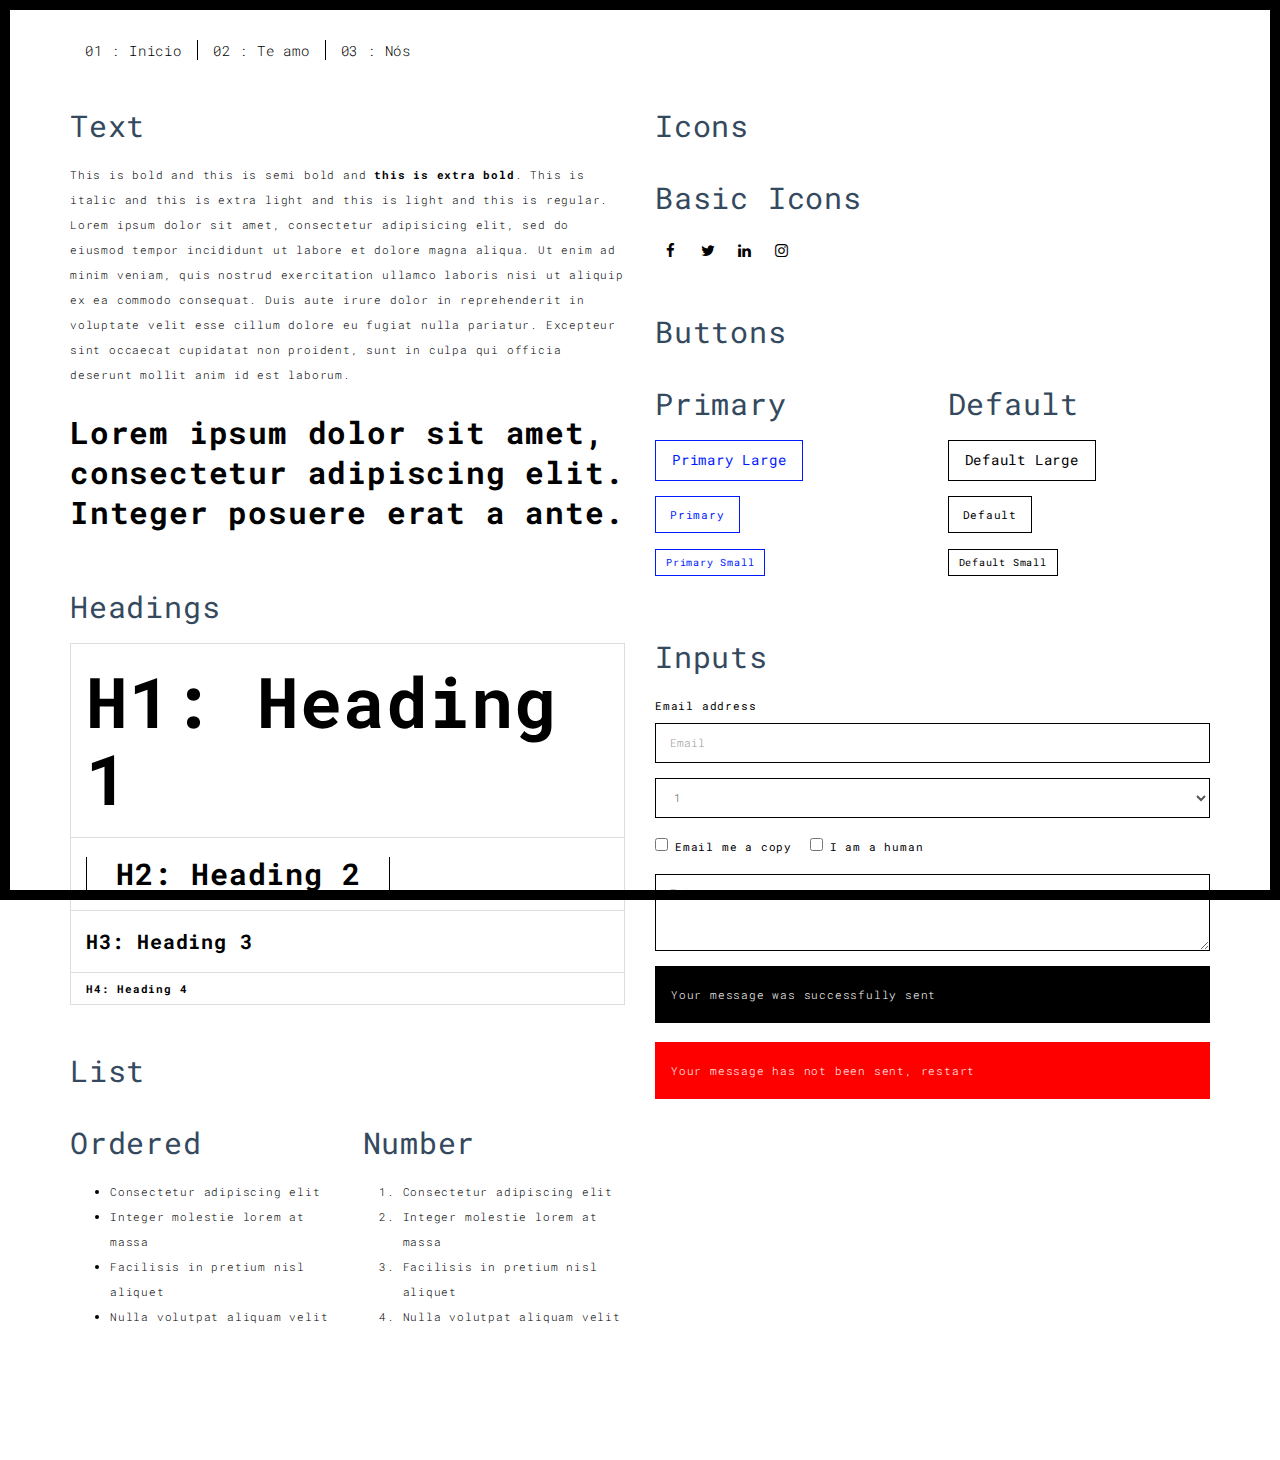
<file: components.html>
<!DOCTYPE html>
<html lang="en">

<head>
    <meta charset="UTF-8">
    <meta content="IE=edge" http-equiv="X-UA-Compatible">
    <meta content="width=device-width,initial-scale=1" name="viewport">
    <meta content="description" name="description">
    <meta name="google" content="notranslate" />
    <meta content="Mashup templates have been developped by Orson.io team" name="author">

    <meta name="msapplication-tap-highlight" content="no">

    <link rel="apple-touch-icon" sizes="180x180" href="./assets/apple-icon-180x180.png">
    <link href="./assets/favicon.ico" rel="icon">

    <title>Muito mais</title>

    <link href="./main.3f6952e4.css" rel="stylesheet">
</head>

<body class="">
    <div id="site-border-left"></div>
    <div id="site-border-right"></div>
    <div id="site-border-top"></div>
    <div id="site-border-bottom"></div>

    <header>
        <nav class="navbar  navbar-fixed-top navbar-default">
            <div class="container">
                <button type="button" class="navbar-toggle collapsed" data-toggle="collapse" data-target="#navbar-collapse" aria-expanded="false">
          <span class="sr-only">Toggle navigation</span>
          <span class="icon-bar"></span>
          <span class="icon-bar"></span>
          <span class="icon-bar"></span>
        </button>

                <div class="collapse navbar-collapse" id="navbar-collapse">
                    <ul class="nav navbar-nav ">
                        <li><a href="./index.html" title="">01 : Inicio</a></li>
                        <li><a href="./teamo.html" title="">02 : Te amo</a></li>
                        <li><a href="./us.html" title="">03 : Nós</a></li>
                    </ul>
                </div>
            </div>
        </nav>
    </header>

    <div class="section-container">

        <div class="container">
            <div class="row">
                <div class="col-xs-12 col-md-6">

                    <div class="template-example">
                        <h2 class="template-title-example">Text</h2>
                        <p>This is bold and this is semi bold and <b>this is extra bold</b>. This is italic and this is extra light and this is light and this is regular. Lorem ipsum dolor sit amet, consectetur adipisicing elit, sed do eiusmod tempor incididunt
                            ut labore et dolore magna aliqua. Ut enim ad minim veniam, quis nostrud exercitation ullamco laboris nisi ut aliquip ex ea commodo consequat. Duis aute irure dolor in reprehenderit in voluptate velit esse cillum dolore eu fugiat
                            nulla pariatur. Excepteur sint occaecat cupidatat non proident, sunt in culpa qui officia deserunt mollit anim id est laborum.

                            <blockquote>
                                <p>Lorem ipsum dolor sit amet, consectetur adipiscing elit. Integer posuere erat a ante.</p>
                            </blockquote>

                        </p>
                    </div>

                    <div class="template-example">
                        <h2 class="template-title-example">Headings</h2>

                        <table class="table table-bordered">
                            <tr>
                                <td>
                                    <h1>H1: Heading 1</h1>
                                </td>
                            </tr>
                            <tr>
                                <td>
                                    <h2>H2: Heading 2</h2>
                                </td>
                            </tr>
                            <tr>
                                <td>
                                    <h3>H3: Heading 3</h3>
                                </td>
                            </tr>
                            <tr>
                                <td>
                                    <h4>H4: Heading 4</h4>
                                </td>
                            </tr>
                        </table>

                    </div>


                    <div class="template-example">
                        <h2 class="template-title-example">List</h2>
                        <div class="row">
                            <div class="col-md-6">
                                <h3 class="template-title-example">Ordered</h3>
                                <ul>
                                    <li>Consectetur adipiscing elit</li>
                                    <li>Integer molestie lorem at massa</li>
                                    <li>Facilisis in pretium nisl aliquet</li>
                                    <li>Nulla volutpat aliquam velit</li>
                                </ul>
                            </div>
                            <div class="col-md-6">
                                <h3 class="template-title-example">Number</h3>
                                <ol>
                                    <li>Consectetur adipiscing elit</li>
                                    <li>Integer molestie lorem at massa</li>
                                    <li>Facilisis in pretium nisl aliquet</li>
                                    <li>Nulla volutpat aliquam velit</li>
                                </ol>
                            </div>
                        </div>
                    </div>

                </div>

                <div class="col-xs-12 col-md-6">
                    <div class="template-example">
                        <h2 class="template-title-example">Icons</h2>

                        <div class="row">

                            <div class="col-md-6">
                                <h3 class="template-title-example">Basic Icons</h2>
                                    <ul class="list-icons">
                                        <li>
                                            <span class="fa-icon">
                      <i class="fa fa-facebook"></i>
                    </span>
                                        </li>
                                        <li>
                                            <span class="fa-icon">
                      <i class="fa fa-twitter"></i>
                    </span>
                                        </li>
                                        <li>
                                            <span class="fa-icon">
                      <i class="fa fa-linkedin"></i>
                    </span>
                                        </li>
                                        <li>
                                            <span class="fa-icon">
                      <i class="fa fa-instagram"></i>
                    </span>
                                        </li>
                                    </ul>
                            </div>
                        </div>
                    </div>

                    <div class="template-example">
                        <h2 class="template-title-example">Buttons</h2>
                        <div class="row">
                            <div class="col-md-6">
                                <h3 class="template-title-example">Primary</h2>
                                    <div class="row">
                                        <div class="col-md-6">
                                            <p><a href="" class="btn btn-primary btn-lg">Primary Large</a></p>
                                            <p><a href="" class="btn btn-primary">Primary </a></p>
                                            <p><a href="" class="btn btn-primary btn-sm">Primary Small</a></p>
                                        </div>
                                    </div>


                            </div>

                            <div class="col-md-6">
                                <h3 class="template-title-example">Default</h2>
                                    <div class="row">
                                        <div class="col-md-6">
                                            <p><a href="" class="btn btn-default btn-lg">Default Large</a></p>
                                            <p><a href="" class="btn btn-default">Default </a></p>
                                            <p><a href="" class="btn btn-default btn-sm">Default Small</a></p>
                                        </div>
                                    </div>

                            </div>
                        </div>
                    </div>

                    <div class="template-example">
                        <h2 class="template-title-example">Inputs</h2>

                        <div class="form-group">
                            <label for="exampleInputEmail1">Email address</label>
                            <input type="email" class="form-control" id="exampleInputEmail1" placeholder="Email">
                        </div>

                        <div class="form-group">
                            <select class="form-control">
                <option>1</option>
                <option>2</option>
                <option>3</option>
                <option>4</option>
                <option>5</option>
              </select>
                        </div>

                        <div class="form-group">
                            <label class="checkbox-inline">
                <input 
                type="checkbox" id="inlineCheckbox1" value="option1"> Email me a copy
              </label>
                            <label class="checkbox-inline">
                <input type="checkbox" id="inlineCheckbox2" value="option2"> I am a human
              </label>
                        </div>

                        <div class="form-group">
                            <textarea class="form-control" rows="3" placeholder="Enter your message"></textarea>
                        </div>

                        <div class="alert alert-success" role="alert">Your message was successfully sent</div>
                        <div class="alert alert-danger" role="alert">Your message has not been sent, restart</div>
                    </div>




                </div>
            </div>
        </div>
    </div>

    <footer class="footer-container text-center">
        <div class="container">
            <div class="row">
                <div class="col-xs-12">
                </div>
            </div>
        </div>
    </footer>

    <script>
        document.addEventListener("DOMContentLoaded", function(event) {
            navActivePage();
        });
    </script>

    <script type="text/javascript" src="./main.70a66962.js"></script>
</body>

</html>
</file>
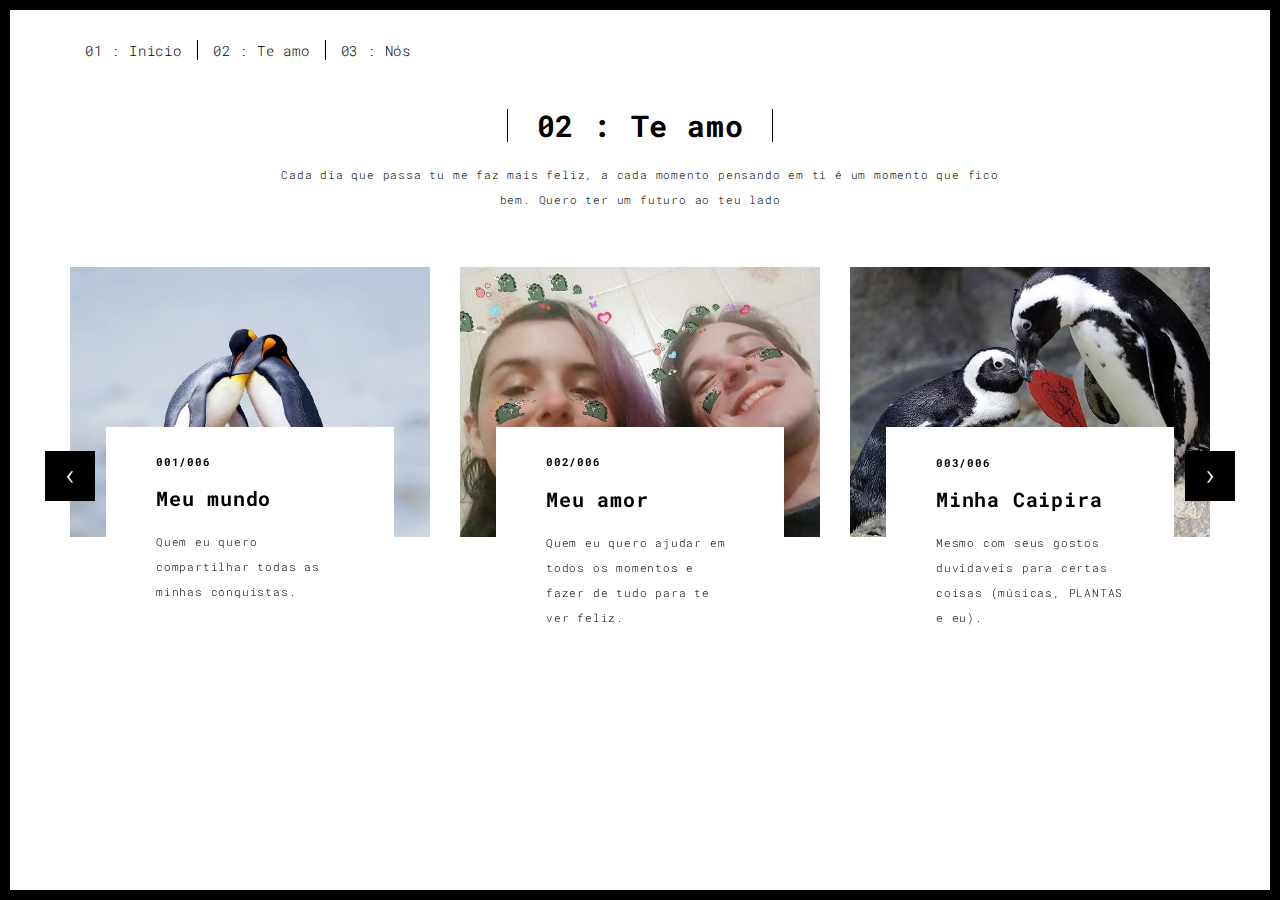
<file: teamo.html>
<!DOCTYPE html>
<html lang="en">

<head>
    <meta charset="UTF-8">
    <meta content="IE=edge" http-equiv="X-UA-Compatible">
    <meta content="width=device-width,initial-scale=1" name="viewport">
    <meta content="description" name="description">
    <meta name="google" content="notranslate" />
    <meta content="Mashup templates have been developped by Orson.io team" name="author">


    <meta name="msapplication-tap-highlight" content="no">

    <link rel="apple-touch-icon" sizes="180x180" href="./assets/apple-icon-180x180.png">
    <link href="./assets/favicon.ico" rel="icon">

    <title>Amo muito mais</title>

    <link href="./main.3f6952e4.css" rel="stylesheet">
</head>

<body class="">
    <div id="site-border-left"></div>
    <div id="site-border-right"></div>
    <div id="site-border-top"></div>
    <div id="site-border-bottom"></div>

    <header>
        <nav class="navbar  navbar-fixed-top navbar-default">
            <div class="container">
                <button type="button" class="navbar-toggle collapsed" data-toggle="collapse" data-target="#navbar-collapse" aria-expanded="false">
          <span class="sr-only">Toggle navigation</span>
          <span class="icon-bar"></span>
          <span class="icon-bar"></span>
          <span class="icon-bar"></span>
        </button>

                <div class="collapse navbar-collapse" id="navbar-collapse">
                    <ul class="nav navbar-nav ">
                        <li><a href="./index.html" title="">01 : Inicio</a></li>
                        <li><a href="./works.html" title="">02 : Te amo</a></li>
                        <li><a href="./us.html" title="">03 : Nós</a></li>
                    </ul>


                </div>
            </div>
        </nav>
    </header>

    <div class="section-container">
        <div class="container">
            <div class="row">

                <div class="col-sm-8 col-sm-offset-2 section-container-spacer">
                    <div class="text-center">
                        <h1 class="h2">02 : Te amo</h1>
                        <p>Cada dia que passa tu me faz mais feliz, a cada momento pensando em ti é um momento que fico bem. Quero ter um futuro ao teu lado</p>
                    </div>
                </div>

                <div class="col-md-12">

                    <div id="myCarousel" class="carousel slide projects-carousel">

                        <div class="carousel-inner">
                            <div class="item active">
                                <div class="row">
                                    <div class="col-sm-4">

                                        <a title="" class="black-image-project-hover">
                                            <img src="./assets/images/lovely.jpeg" alt="" class="img-responsive">
                                        </a>
                                        <div class="card-container card-container-lg">
                                            <h4>001/006</h4>
                                            <h3>Meu mundo</h3>
                                            <p>Quem eu quero compartilhar todas as minhas conquistas.</p>
                                        </div>
                                    </div>
                                    <div class="col-sm-4">
                                        <a title="" class="black-image-project-hover">
                                            <img src="./assets/images/teamomais (2).jpeg" alt="Image" class="img-responsive">
                                        </a>
                                        <div class="card-container card-container-lg">
                                            <h4>002/006</h4>
                                            <h3>Meu amor</h3>
                                            <p>Quem eu quero ajudar em todos os momentos e fazer de tudo para te ver feliz.</p>
                                        </div>
                                    </div>
                                    <div class="col-sm-4">
                                        <a title="" class="black-image-project-hover">
                                            <img src="./assets/images/lov.jpeg" alt="" class="img-responsive">
                                        </a>
                                        <div class="card-container card-container-lg">
                                            <h4>003/006</h4>
                                            <h3>Minha Caipira</h3>
                                            <p>Mesmo com seus gostos duvidaveis para certas coisas (músicas, PLANTAS e eu).</p>
                                        </div>
                                    </div>

                                </div>
                                <!--/row-->
                            </div>
                            <!--/item-->
                            <div class="item">
                                <div class="row">
                                    <div class="col-sm-4">
                                        <a class="black-image-project-hover">
                                            <img src="./assets/images/teamomais (1).jpeg" alt="Image" class="img-responsive">
                                        </a>
                                        <div class="card-container">
                                            <h4>004/006</h4>
                                            <h3>Linda</h3>
                                            <p>A pessoa mais bela desse mundo, mesmo que tu não concorde. Sempre vou te lembrar disso</p>
                                        </div>
                                    </div>
                                    <div class="col-sm-4">
                                        <a class="black-image-project-hover">

                                            <img src="./assets/images/us.jpeg" alt="" class="img-responsive">
                                        </a>
                                        <div class="card-container">
                                            <h4>005/006</h4>
                                            <h3>Nós</h3>
                                            <p>Nos dias bons e nos dias ruins estarei aqui por ti, sempre conte comigo em todos os momentos.</p>
                                        </div>
                                    </div>

                                    <div class="col-sm-4">
                                        <a class="black-image-project-hover">
                                            <img src="./assets/images/teamomais (4).jpeg" alt="Image" class="img-responsive">
                                        </a>
                                        <div class="card-container">
                                            <h4>006/006</h4>
                                            <h3>Maluca</h3>
                                            <p>Aqui só pra eu falar o quão maluca te acho, com toda essa esquizofrenia fofa que tu tem. É aquilo né, na saude e na doença kekw</p>
                                        </div>
                                    </div>

                                </div>
                                <!--/row-->
                            </div>

                            <!--/item-->
                        </div>
                        <!--/carousel-inner-->
                        <a class="left carousel-control" href="#myCarousel" data-slide="prev">‹</a>

                        <a class="right carousel-control" href="#myCarousel" data-slide="next">›</a>
                    </div>



                    <!--/myCarousel-->
                </div>



            </div>
        </div>
    </div>


    <footer class="footer-container text-center">
        <div class="container">
            <div class="row">
                <div class="col-xs-12">
                </div>
            </div>
        </div>
    </footer>

    <script>
        document.addEventListener("DOMContentLoaded", function(event) {
            navActivePage();
        });
    </script>


    <script type="text/javascript" src="./main.70a66962.js"></script>
</body>

</html>
</file>
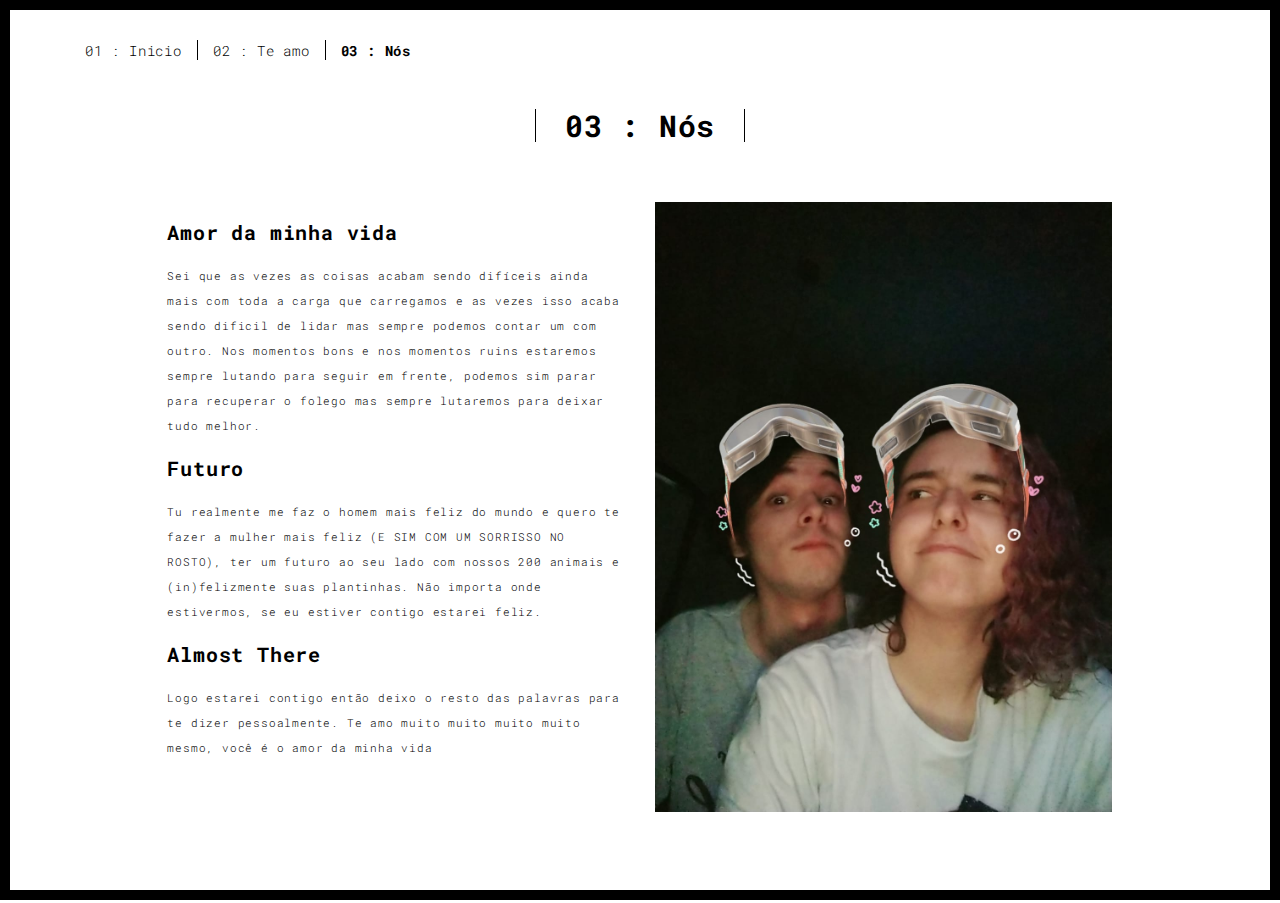
<file: us.html>
<!DOCTYPE html>
<html lang="en">

<head>
    <meta charset="UTF-8">
    <meta content="IE=edge" http-equiv="X-UA-Compatible">
    <meta content="width=device-width,initial-scale=1" name="viewport">
    <meta content="description" name="description">
    <meta name="google" content="notranslate" />
    <meta content="Mashup templates have been developped by Orson.io team" name="author">

    <meta name="msapplication-tap-highlight" content="no">

    <link rel="apple-touch-icon" sizes="180x180" href="./assets/apple-icon-180x180.png">
    <link href="./assets/favicon.ico" rel="icon">

    <title>Te amo muito mais</title>

    <link href="./main.3f6952e4.css" rel="stylesheet">
</head>

<body class="">
    <div id="site-border-left"></div>
    <div id="site-border-right"></div>
    <div id="site-border-top"></div>
    <div id="site-border-bottom"></div>

    <header>
        <nav class="navbar  navbar-fixed-top navbar-default">
            <div class="container">
                <button type="button" class="navbar-toggle collapsed" data-toggle="collapse" data-target="#navbar-collapse" aria-expanded="false">
          <span class="sr-only">Toggle navigation</span>
          <span class="icon-bar"></span>
          <span class="icon-bar"></span>
          <span class="icon-bar"></span>
        </button>

                <div class="collapse navbar-collapse" id="navbar-collapse">
                    <ul class="nav navbar-nav ">
                        <li><a href="./index.html" title="">01 : Inicio</a></li>
                        <li><a href="./teamo.html" title="">02 : Te amo</a></li>
                        <li><a href="./us.html" title="">03 : Nós</a></li>
                    </ul>


                </div>
            </div>
        </nav>
    </header>

    <div class="section-container">
        <div class="container">
            <div class="row">
                <div class="col-xs-12">
                    <div class="section-container-spacer text-center">
                        <h1 class="h2">03 : Nós</h1>
                    </div>

                    <div class="row">
                        <div class="col-md-10 col-md-offset-1">
                            <div class="row">
                                <div class="col-xs-12 col-md-6">
                                    <h3>Amor da minha vida</h3>
                                    <p>
                                        Sei que as vezes as coisas acabam sendo difíceis ainda mais com toda a carga que carregamos e as vezes isso acaba sendo dificil de lidar mas sempre podemos contar um com outro. Nos momentos bons e nos momentos ruins estaremos sempre lutando para seguir
                                        em frente, podemos sim parar para recuperar o folego mas sempre lutaremos para deixar tudo melhor.
                                    </p>
                                    <h3>Futuro</h3>
                                    <p>Tu realmente me faz o homem mais feliz do mundo e quero te fazer a mulher mais feliz (E SIM COM UM SORRISSO NO ROSTO), ter um futuro ao seu lado com nossos 200 animais e (in)felizmente suas plantinhas. Não importa onde
                                        estivermos, se eu estiver contigo estarei feliz.
                                        <h3>Almost There</h3>
                                        <p>
                                            Logo estarei contigo então deixo o resto das palavras para te dizer pessoalmente. Te amo muito muito muito muito mesmo, você é o amor da minha vida</p>
                                </div>
                                <div class="col-xs-12 col-md-6">
                                    <img src="./assets/images/filtro_foda.jpeg" class="img-responsive" alt="">
                                </div>
                            </div>
                        </div>
                    </div>


                </div>
            </div>
        </div>
    </div>


    <footer class="footer-container text-center">
        <div class="container">
            <div class="row">
                <div class="col-xs-12">
                </div>
            </div>
        </div>
    </footer>

    <script>
        document.addEventListener("DOMContentLoaded", function(event) {
            navActivePage();
        });
    </script>

    <script type="text/javascript" src="./main.70a66962.js"></script>
</body>

</html>
</file>
<file: main.3f6952e4.css>
@import url(https://fonts.googleapis.com/css?family=Roboto:900|Roboto+Mono:300,400,700);
@import url(https://maxcdn.bootstrapcdn.com/font-awesome/4.7.0/css/font-awesome.min.css);

/*!
 * Bootstrap v3.3.7 (http://getbootstrap.com)
 * Copyright 2011-2016 Twitter, Inc.
 * Licensed under MIT (https://github.com/twbs/bootstrap/blob/master/LICENSE)
 */


/*! normalize.css v3.0.3 | MIT License | github.com/necolas/normalize.css */

html {
    font-family: sans-serif;
    -ms-text-size-adjust: 100%;
    -webkit-text-size-adjust: 100%
}

body {
    margin: 0
}

article,
aside,
details,
figcaption,
figure,
footer,
header,
hgroup,
main,
menu,
nav,
section,
summary {
    display: block
}

audio,
canvas,
progress,
video {
    display: inline-block;
    vertical-align: baseline
}

audio:not([controls]) {
    display: none;
    height: 0
}

[hidden],
template {
    display: none
}

a {
    background-color: transparent
}

a:active,
a:hover {
    outline: 0
}

abbr[title] {
    border-bottom: 1px dotted
}

b,
strong {
    font-weight: 700
}

dfn {
    font-style: italic
}

h1 {
    font-size: 2em;
    margin: .67em 0
}

mark {
    background: #ff0;
    color: #000
}

small {
    font-size: 80%
}

sub,
sup {
    font-size: 75%;
    line-height: 0;
    position: relative;
    vertical-align: baseline
}

sup {
    top: -.5em
}

sub {
    bottom: -.25em
}

img {
    border: 0
}

svg:not(:root) {
    overflow: hidden
}

figure {
    margin: 1em 40px
}

hr {
    box-sizing: content-box;
    height: 0
}

pre {
    overflow: auto
}

code,
kbd,
pre,
samp {
    font-family: monospace, monospace;
    font-size: 1em
}

button,
input,
optgroup,
select,
textarea {
    color: inherit;
    font: inherit;
    margin: 0
}

button {
    overflow: visible
}

button,
select {
    text-transform: none
}

button,
html input[type=button],
input[type=reset],
input[type=submit] {
    -webkit-appearance: button;
    cursor: pointer
}

button[disabled],
html input[disabled] {
    cursor: default
}

button::-moz-focus-inner,
input::-moz-focus-inner {
    border: 0;
    padding: 0
}

input {
    line-height: normal
}

input[type=checkbox],
input[type=radio] {
    box-sizing: border-box;
    padding: 0
}

input[type=number]::-webkit-inner-spin-button,
input[type=number]::-webkit-outer-spin-button {
    height: auto
}

input[type=search] {
    -webkit-appearance: textfield;
    box-sizing: content-box
}

input[type=search]::-webkit-search-cancel-button,
input[type=search]::-webkit-search-decoration {
    -webkit-appearance: none
}

fieldset {
    border: 1px solid silver;
    margin: 0 2px;
    padding: .35em .625em .75em
}

textarea {
    overflow: auto
}

optgroup {
    font-weight: 700
}

table {
    border-collapse: collapse;
    border-spacing: 0
}

td,
th {
    padding: 0
}


/*! Source: https://github.com/h5bp/html5-boilerplate/blob/master/src/css/main.css */

@media print {
    *,
     :after,
     :before {
        background: transparent!important;
        color: #000!important;
        box-shadow: none!important;
        text-shadow: none!important
    }
    a,
    a:visited {
        text-decoration: underline
    }
    a[href]:after {
        content: " (" attr(href) ")"
    }
    abbr[title]:after {
        content: " (" attr(title) ")"
    }
    a[href^="#"]:after,
    a[href^="javascript:"]:after {
        content: ""
    }
    blockquote,
    pre {
        border: 1px solid #999;
        page-break-inside: avoid
    }
    thead {
        display: table-header-group
    }
    img,
    tr {
        page-break-inside: avoid
    }
    img {
        max-width: 100%!important
    }
    h2,
    h3,
    p {
        orphans: 3;
        widows: 3
    }
    h2,
    h3 {
        page-break-after: avoid
    }
    .navbar {
        display: none
    }
    .btn>.caret,
    .dropup>.btn>.caret {
        border-top-color: #000!important
    }
    .label {
        border: 1px solid #000
    }
    .table {
        border-collapse: collapse!important
    }
    .table td,
    .table th {
        background-color: #fff!important
    }
    .table-bordered td,
    .table-bordered th {
        border: 1px solid #ddd!important
    }
}

*,
:after,
:before {
    -webkit-box-sizing: border-box;
    -moz-box-sizing: border-box;
    box-sizing: border-box
}

html {
    font-size: 10px;
    -webkit-tap-highlight-color: transparent
}

body {
    font-family: Roboto Mono, Helvetica, Arial, sans-serif;
    font-size: 11px;
    line-height: 1.78;
    color: #000;
    background-color: #fff
}

button,
input,
select,
textarea {
    font-family: inherit;
    font-size: inherit;
    line-height: inherit
}

a {
    color: #001aff;
    text-decoration: none
}

a:focus,
a:hover {
    color: #0012b3;
    text-decoration: underline
}

a:focus {
    outline: 5px auto -webkit-focus-ring-color;
    outline-offset: -2px
}

figure {
    margin: 0
}

img {
    vertical-align: middle
}

.img-responsive {
    display: block;
    max-width: 100%;
    height: auto
}

.img-rounded {
    border-radius: 0
}

.img-thumbnail {
    padding: 4px;
    line-height: 1.78;
    background-color: #fff;
    border: 1px solid #ddd;
    border-radius: 0;
    -webkit-transition: all .2s ease-in-out;
    -o-transition: all .2s ease-in-out;
    transition: all .2s ease-in-out;
    display: inline-block;
    max-width: 100%;
    height: auto
}

.img-circle {
    border-radius: 50%
}

hr {
    margin-top: 19px;
    margin-bottom: 19px;
    border: 0;
    border-top: 1px solid #eee
}

.sr-only {
    position: absolute;
    width: 1px;
    height: 1px;
    margin: -1px;
    padding: 0;
    overflow: hidden;
    clip: rect(0, 0, 0, 0);
    border: 0
}

.sr-only-focusable:active,
.sr-only-focusable:focus {
    position: static;
    width: auto;
    height: auto;
    margin: 0;
    overflow: visible;
    clip: auto
}

[role=button] {
    cursor: pointer
}

.h1,
.h2,
.h3,
.h4,
.h5,
.h6,
h1,
h2,
h3,
h4,
h5,
h6 {
    font-family: Roboto Mono, Helvetica, Arial, sans-serif;
    font-weight: 700;
    line-height: 1.1;
    color: #000
}

.h1 .small,
.h1 small,
.h2 .small,
.h2 small,
.h3 .small,
.h3 small,
.h4 .small,
.h4 small,
.h5 .small,
.h5 small,
.h6 .small,
.h6 small,
h1 .small,
h1 small,
h2 .small,
h2 small,
h3 .small,
h3 small,
h4 .small,
h4 small,
h5 .small,
h5 small,
h6 .small,
h6 small {
    font-weight: 400;
    line-height: 1;
    color: #777
}

.h1,
.h2,
.h3,
h1,
h2,
h3 {
    margin-top: 19px;
    margin-bottom: 9.5px
}

.h1 .small,
.h1 small,
.h2 .small,
.h2 small,
.h3 .small,
.h3 small,
h1 .small,
h1 small,
h2 .small,
h2 small,
h3 .small,
h3 small {
    font-size: 65%
}

.h4,
.h5,
.h6,
h4,
h5,
h6 {
    margin-top: 9.5px;
    margin-bottom: 9.5px
}

.h4 .small,
.h4 small,
.h5 .small,
.h5 small,
.h6 .small,
.h6 small,
h4 .small,
h4 small,
h5 .small,
h5 small,
h6 .small,
h6 small {
    font-size: 75%
}

.h1,
h1 {
    font-size: 70px
}

.h2,
h2 {
    font-size: 30px
}

.h3,
h3 {
    font-size: 20px
}

.h4,
.h5,
h4,
h5 {
    font-size: 11px
}

.h6,
h6 {
    font-size: 10px
}

p {
    margin: 0 0 9.5px
}

.lead {
    margin-bottom: 19px;
    font-size: 12px;
    font-weight: 300;
    line-height: 1.4
}

@media (min-width:768px) {
    .lead {
        font-size: 16.5px
    }
}

.small,
small {
    font-size: 90%
}

.mark,
mark {
    background-color: #fcf8e3;
    padding: .2em
}

.text-left {
    text-align: left
}

.text-right {
    text-align: right
}

.text-center {
    text-align: center
}

.text-justify {
    text-align: justify
}

.text-nowrap {
    white-space: nowrap
}

.text-lowercase {
    text-transform: lowercase
}

.initialism,
.text-uppercase {
    text-transform: uppercase
}

.text-capitalize {
    text-transform: capitalize
}

.text-muted {
    color: #777
}

.text-primary {
    color: #001aff
}

a.text-primary:focus,
a.text-primary:hover {
    color: #0015cc
}

.text-success {
    color: #fff
}

a.text-success:focus,
a.text-success:hover {
    color: #e6e6e6
}

.text-info {
    color: #31708f
}

a.text-info:focus,
a.text-info:hover {
    color: #245269
}

.text-warning {
    color: #8a6d3b
}

a.text-warning:focus,
a.text-warning:hover {
    color: #66512c
}

.text-danger {
    color: #fff
}

a.text-danger:focus,
a.text-danger:hover {
    color: #e6e6e6
}

.bg-primary {
    color: #fff;
    background-color: #001aff
}

a.bg-primary:focus,
a.bg-primary:hover {
    background-color: #0015cc
}

.bg-success,
a.bg-success:focus,
a.bg-success:hover {
    background-color: #000
}

.bg-info {
    background-color: #d9edf7
}

a.bg-info:focus,
a.bg-info:hover {
    background-color: #afd9ee
}

.bg-warning {
    background-color: #fcf8e3
}

a.bg-warning:focus,
a.bg-warning:hover {
    background-color: #f7ecb5
}

.bg-danger {
    background-color: red
}

a.bg-danger:focus,
a.bg-danger:hover {
    background-color: #c00
}

.page-header {
    padding-bottom: 8.5px;
    margin: 38px 0 19px;
    border-bottom: 1px solid #eee
}

ol,
ul {
    margin-top: 0;
    margin-bottom: 9.5px
}

ol ol,
ol ul,
ul ol,
ul ul {
    margin-bottom: 0
}

.list-inline,
.list-unstyled {
    padding-left: 0;
    list-style: none
}

.list-inline {
    margin-left: -5px
}

.list-inline>li {
    display: inline-block;
    padding-left: 5px;
    padding-right: 5px
}

dl {
    margin-top: 0;
    margin-bottom: 19px
}

dd,
dt {
    line-height: 1.78
}

dt {
    font-weight: 700
}

dd {
    margin-left: 0
}

.dl-horizontal dd:after,
.dl-horizontal dd:before {
    content: " ";
    display: table
}

.dl-horizontal dd:after {
    clear: both
}

@media (min-width:768px) {
    .dl-horizontal dt {
        float: left;
        width: 160px;
        clear: left;
        text-align: right;
        overflow: hidden;
        text-overflow: ellipsis;
        white-space: nowrap
    }
    .dl-horizontal dd {
        margin-left: 180px
    }
}

abbr[data-original-title],
abbr[title] {
    cursor: help;
    border-bottom: 1px dotted #777
}

.initialism {
    font-size: 90%
}

blockquote {
    padding: 9.5px 19px;
    margin: 0 0 19px;
    font-size: 13.75px;
    border-left: 5px solid #eee
}

blockquote ol:last-child,
blockquote p:last-child,
blockquote ul:last-child {
    margin-bottom: 0
}

blockquote .small,
blockquote footer,
blockquote small {
    display: block;
    font-size: 80%;
    line-height: 1.78;
    color: #777
}

blockquote .small:before,
blockquote footer:before,
blockquote small:before {
    content: "\2014   \A0"
}

.blockquote-reverse,
blockquote.pull-right {
    padding-right: 15px;
    padding-left: 0;
    border-right: 5px solid #eee;
    border-left: 0;
    text-align: right
}

.blockquote-reverse .small:before,
.blockquote-reverse footer:before,
.blockquote-reverse small:before,
blockquote.pull-right .small:before,
blockquote.pull-right footer:before,
blockquote.pull-right small:before {
    content: ""
}

.blockquote-reverse .small:after,
.blockquote-reverse footer:after,
.blockquote-reverse small:after,
blockquote.pull-right .small:after,
blockquote.pull-right footer:after,
blockquote.pull-right small:after {
    content: "\A0   \2014"
}

address {
    margin-bottom: 19px;
    font-style: normal;
    line-height: 1.78
}

code,
kbd,
pre,
samp {
    font-family: Menlo, Monaco, Consolas, Courier New, monospace
}

code {
    color: #c7254e;
    background-color: #f9f2f4
}

code,
kbd {
    padding: 2px 4px;
    font-size: 90%;
    border-radius: 0
}

kbd {
    color: #fff;
    background-color: #333;
    box-shadow: inset 0 -1px 0 rgba(0, 0, 0, .25)
}

kbd kbd {
    padding: 0;
    font-size: 100%;
    font-weight: 700;
    box-shadow: none
}

pre {
    display: block;
    padding: 9px;
    margin: 0 0 9.5px;
    font-size: 10px;
    line-height: 1.78;
    word-break: break-all;
    word-wrap: break-word;
    color: #333;
    background-color: #f5f5f5;
    border: 1px solid #ccc;
    border-radius: 0
}

pre code {
    padding: 0;
    font-size: inherit;
    color: inherit;
    white-space: pre-wrap;
    background-color: transparent;
    border-radius: 0
}

.pre-scrollable {
    max-height: 340px;
    overflow-y: scroll
}

.container {
    margin-right: auto;
    margin-left: auto;
    padding-left: 15px;
    padding-right: 15px
}

.container:after,
.container:before {
    content: " ";
    display: table
}

.container:after {
    clear: both
}

@media (min-width:768px) {
    .container {
        width: 750px
    }
}

@media (min-width:992px) {
    .container {
        width: 970px
    }
}

@media (min-width:1200px) {
    .container {
        width: 1170px
    }
}

.container-fluid {
    margin-right: auto;
    margin-left: auto;
    padding-left: 15px;
    padding-right: 15px
}

.container-fluid:after,
.container-fluid:before {
    content: " ";
    display: table
}

.container-fluid:after {
    clear: both
}

.row {
    margin-left: -15px;
    margin-right: -15px
}

.row:after,
.row:before {
    content: " ";
    display: table
}

.row:after {
    clear: both
}

.col-lg-1,
.col-lg-2,
.col-lg-3,
.col-lg-4,
.col-lg-5,
.col-lg-6,
.col-lg-7,
.col-lg-8,
.col-lg-9,
.col-lg-10,
.col-lg-11,
.col-lg-12,
.col-md-1,
.col-md-2,
.col-md-3,
.col-md-4,
.col-md-5,
.col-md-6,
.col-md-7,
.col-md-8,
.col-md-9,
.col-md-10,
.col-md-11,
.col-md-12,
.col-sm-1,
.col-sm-2,
.col-sm-3,
.col-sm-4,
.col-sm-5,
.col-sm-6,
.col-sm-7,
.col-sm-8,
.col-sm-9,
.col-sm-10,
.col-sm-11,
.col-sm-12,
.col-xs-1,
.col-xs-2,
.col-xs-3,
.col-xs-4,
.col-xs-5,
.col-xs-6,
.col-xs-7,
.col-xs-8,
.col-xs-9,
.col-xs-10,
.col-xs-11,
.col-xs-12 {
    position: relative;
    min-height: 1px;
    padding-left: 15px;
    padding-right: 15px
}

.col-xs-1,
.col-xs-2,
.col-xs-3,
.col-xs-4,
.col-xs-5,
.col-xs-6,
.col-xs-7,
.col-xs-8,
.col-xs-9,
.col-xs-10,
.col-xs-11,
.col-xs-12 {
    float: left
}

.col-xs-1 {
    width: 8.33333%
}

.col-xs-2 {
    width: 16.66667%
}

.col-xs-3 {
    width: 25%
}

.col-xs-4 {
    width: 33.33333%
}

.col-xs-5 {
    width: 41.66667%
}

.col-xs-6 {
    width: 50%
}

.col-xs-7 {
    width: 58.33333%
}

.col-xs-8 {
    width: 66.66667%
}

.col-xs-9 {
    width: 75%
}

.col-xs-10 {
    width: 83.33333%
}

.col-xs-11 {
    width: 91.66667%
}

.col-xs-12 {
    width: 100%
}

.col-xs-pull-0 {
    right: auto
}

.col-xs-pull-1 {
    right: 8.33333%
}

.col-xs-pull-2 {
    right: 16.66667%
}

.col-xs-pull-3 {
    right: 25%
}

.col-xs-pull-4 {
    right: 33.33333%
}

.col-xs-pull-5 {
    right: 41.66667%
}

.col-xs-pull-6 {
    right: 50%
}

.col-xs-pull-7 {
    right: 58.33333%
}

.col-xs-pull-8 {
    right: 66.66667%
}

.col-xs-pull-9 {
    right: 75%
}

.col-xs-pull-10 {
    right: 83.33333%
}

.col-xs-pull-11 {
    right: 91.66667%
}

.col-xs-pull-12 {
    right: 100%
}

.col-xs-push-0 {
    left: auto
}

.col-xs-push-1 {
    left: 8.33333%
}

.col-xs-push-2 {
    left: 16.66667%
}

.col-xs-push-3 {
    left: 25%
}

.col-xs-push-4 {
    left: 33.33333%
}

.col-xs-push-5 {
    left: 41.66667%
}

.col-xs-push-6 {
    left: 50%
}

.col-xs-push-7 {
    left: 58.33333%
}

.col-xs-push-8 {
    left: 66.66667%
}

.col-xs-push-9 {
    left: 75%
}

.col-xs-push-10 {
    left: 83.33333%
}

.col-xs-push-11 {
    left: 91.66667%
}

.col-xs-push-12 {
    left: 100%
}

.col-xs-offset-0 {
    margin-left: 0
}

.col-xs-offset-1 {
    margin-left: 8.33333%
}

.col-xs-offset-2 {
    margin-left: 16.66667%
}

.col-xs-offset-3 {
    margin-left: 25%
}

.col-xs-offset-4 {
    margin-left: 33.33333%
}

.col-xs-offset-5 {
    margin-left: 41.66667%
}

.col-xs-offset-6 {
    margin-left: 50%
}

.col-xs-offset-7 {
    margin-left: 58.33333%
}

.col-xs-offset-8 {
    margin-left: 66.66667%
}

.col-xs-offset-9 {
    margin-left: 75%
}

.col-xs-offset-10 {
    margin-left: 83.33333%
}

.col-xs-offset-11 {
    margin-left: 91.66667%
}

.col-xs-offset-12 {
    margin-left: 100%
}

@media (min-width:768px) {
    .col-sm-1,
    .col-sm-2,
    .col-sm-3,
    .col-sm-4,
    .col-sm-5,
    .col-sm-6,
    .col-sm-7,
    .col-sm-8,
    .col-sm-9,
    .col-sm-10,
    .col-sm-11,
    .col-sm-12 {
        float: left
    }
    .col-sm-1 {
        width: 8.33333%
    }
    .col-sm-2 {
        width: 16.66667%
    }
    .col-sm-3 {
        width: 25%
    }
    .col-sm-4 {
        width: 33.33333%
    }
    .col-sm-5 {
        width: 41.66667%
    }
    .col-sm-6 {
        width: 50%
    }
    .col-sm-7 {
        width: 58.33333%
    }
    .col-sm-8 {
        width: 66.66667%
    }
    .col-sm-9 {
        width: 75%
    }
    .col-sm-10 {
        width: 83.33333%
    }
    .col-sm-11 {
        width: 91.66667%
    }
    .col-sm-12 {
        width: 100%
    }
    .col-sm-pull-0 {
        right: auto
    }
    .col-sm-pull-1 {
        right: 8.33333%
    }
    .col-sm-pull-2 {
        right: 16.66667%
    }
    .col-sm-pull-3 {
        right: 25%
    }
    .col-sm-pull-4 {
        right: 33.33333%
    }
    .col-sm-pull-5 {
        right: 41.66667%
    }
    .col-sm-pull-6 {
        right: 50%
    }
    .col-sm-pull-7 {
        right: 58.33333%
    }
    .col-sm-pull-8 {
        right: 66.66667%
    }
    .col-sm-pull-9 {
        right: 75%
    }
    .col-sm-pull-10 {
        right: 83.33333%
    }
    .col-sm-pull-11 {
        right: 91.66667%
    }
    .col-sm-pull-12 {
        right: 100%
    }
    .col-sm-push-0 {
        left: auto
    }
    .col-sm-push-1 {
        left: 8.33333%
    }
    .col-sm-push-2 {
        left: 16.66667%
    }
    .col-sm-push-3 {
        left: 25%
    }
    .col-sm-push-4 {
        left: 33.33333%
    }
    .col-sm-push-5 {
        left: 41.66667%
    }
    .col-sm-push-6 {
        left: 50%
    }
    .col-sm-push-7 {
        left: 58.33333%
    }
    .col-sm-push-8 {
        left: 66.66667%
    }
    .col-sm-push-9 {
        left: 75%
    }
    .col-sm-push-10 {
        left: 83.33333%
    }
    .col-sm-push-11 {
        left: 91.66667%
    }
    .col-sm-push-12 {
        left: 100%
    }
    .col-sm-offset-0 {
        margin-left: 0
    }
    .col-sm-offset-1 {
        margin-left: 8.33333%
    }
    .col-sm-offset-2 {
        margin-left: 16.66667%
    }
    .col-sm-offset-3 {
        margin-left: 25%
    }
    .col-sm-offset-4 {
        margin-left: 33.33333%
    }
    .col-sm-offset-5 {
        margin-left: 41.66667%
    }
    .col-sm-offset-6 {
        margin-left: 50%
    }
    .col-sm-offset-7 {
        margin-left: 58.33333%
    }
    .col-sm-offset-8 {
        margin-left: 66.66667%
    }
    .col-sm-offset-9 {
        margin-left: 75%
    }
    .col-sm-offset-10 {
        margin-left: 83.33333%
    }
    .col-sm-offset-11 {
        margin-left: 91.66667%
    }
    .col-sm-offset-12 {
        margin-left: 100%
    }
}

@media (min-width:992px) {
    .col-md-1,
    .col-md-2,
    .col-md-3,
    .col-md-4,
    .col-md-5,
    .col-md-6,
    .col-md-7,
    .col-md-8,
    .col-md-9,
    .col-md-10,
    .col-md-11,
    .col-md-12 {
        float: left
    }
    .col-md-1 {
        width: 8.33333%
    }
    .col-md-2 {
        width: 16.66667%
    }
    .col-md-3 {
        width: 25%
    }
    .col-md-4 {
        width: 33.33333%
    }
    .col-md-5 {
        width: 41.66667%
    }
    .col-md-6 {
        width: 50%
    }
    .col-md-7 {
        width: 58.33333%
    }
    .col-md-8 {
        width: 66.66667%
    }
    .col-md-9 {
        width: 75%
    }
    .col-md-10 {
        width: 83.33333%
    }
    .col-md-11 {
        width: 91.66667%
    }
    .col-md-12 {
        width: 100%
    }
    .col-md-pull-0 {
        right: auto
    }
    .col-md-pull-1 {
        right: 8.33333%
    }
    .col-md-pull-2 {
        right: 16.66667%
    }
    .col-md-pull-3 {
        right: 25%
    }
    .col-md-pull-4 {
        right: 33.33333%
    }
    .col-md-pull-5 {
        right: 41.66667%
    }
    .col-md-pull-6 {
        right: 50%
    }
    .col-md-pull-7 {
        right: 58.33333%
    }
    .col-md-pull-8 {
        right: 66.66667%
    }
    .col-md-pull-9 {
        right: 75%
    }
    .col-md-pull-10 {
        right: 83.33333%
    }
    .col-md-pull-11 {
        right: 91.66667%
    }
    .col-md-pull-12 {
        right: 100%
    }
    .col-md-push-0 {
        left: auto
    }
    .col-md-push-1 {
        left: 8.33333%
    }
    .col-md-push-2 {
        left: 16.66667%
    }
    .col-md-push-3 {
        left: 25%
    }
    .col-md-push-4 {
        left: 33.33333%
    }
    .col-md-push-5 {
        left: 41.66667%
    }
    .col-md-push-6 {
        left: 50%
    }
    .col-md-push-7 {
        left: 58.33333%
    }
    .col-md-push-8 {
        left: 66.66667%
    }
    .col-md-push-9 {
        left: 75%
    }
    .col-md-push-10 {
        left: 83.33333%
    }
    .col-md-push-11 {
        left: 91.66667%
    }
    .col-md-push-12 {
        left: 100%
    }
    .col-md-offset-0 {
        margin-left: 0
    }
    .col-md-offset-1 {
        margin-left: 8.33333%
    }
    .col-md-offset-2 {
        margin-left: 16.66667%
    }
    .col-md-offset-3 {
        margin-left: 25%
    }
    .col-md-offset-4 {
        margin-left: 33.33333%
    }
    .col-md-offset-5 {
        margin-left: 41.66667%
    }
    .col-md-offset-6 {
        margin-left: 50%
    }
    .col-md-offset-7 {
        margin-left: 58.33333%
    }
    .col-md-offset-8 {
        margin-left: 66.66667%
    }
    .col-md-offset-9 {
        margin-left: 75%
    }
    .col-md-offset-10 {
        margin-left: 83.33333%
    }
    .col-md-offset-11 {
        margin-left: 91.66667%
    }
    .col-md-offset-12 {
        margin-left: 100%
    }
}

@media (min-width:1200px) {
    .col-lg-1,
    .col-lg-2,
    .col-lg-3,
    .col-lg-4,
    .col-lg-5,
    .col-lg-6,
    .col-lg-7,
    .col-lg-8,
    .col-lg-9,
    .col-lg-10,
    .col-lg-11,
    .col-lg-12 {
        float: left
    }
    .col-lg-1 {
        width: 8.33333%
    }
    .col-lg-2 {
        width: 16.66667%
    }
    .col-lg-3 {
        width: 25%
    }
    .col-lg-4 {
        width: 33.33333%
    }
    .col-lg-5 {
        width: 41.66667%
    }
    .col-lg-6 {
        width: 50%
    }
    .col-lg-7 {
        width: 58.33333%
    }
    .col-lg-8 {
        width: 66.66667%
    }
    .col-lg-9 {
        width: 75%
    }
    .col-lg-10 {
        width: 83.33333%
    }
    .col-lg-11 {
        width: 91.66667%
    }
    .col-lg-12 {
        width: 100%
    }
    .col-lg-pull-0 {
        right: auto
    }
    .col-lg-pull-1 {
        right: 8.33333%
    }
    .col-lg-pull-2 {
        right: 16.66667%
    }
    .col-lg-pull-3 {
        right: 25%
    }
    .col-lg-pull-4 {
        right: 33.33333%
    }
    .col-lg-pull-5 {
        right: 41.66667%
    }
    .col-lg-pull-6 {
        right: 50%
    }
    .col-lg-pull-7 {
        right: 58.33333%
    }
    .col-lg-pull-8 {
        right: 66.66667%
    }
    .col-lg-pull-9 {
        right: 75%
    }
    .col-lg-pull-10 {
        right: 83.33333%
    }
    .col-lg-pull-11 {
        right: 91.66667%
    }
    .col-lg-pull-12 {
        right: 100%
    }
    .col-lg-push-0 {
        left: auto
    }
    .col-lg-push-1 {
        left: 8.33333%
    }
    .col-lg-push-2 {
        left: 16.66667%
    }
    .col-lg-push-3 {
        left: 25%
    }
    .col-lg-push-4 {
        left: 33.33333%
    }
    .col-lg-push-5 {
        left: 41.66667%
    }
    .col-lg-push-6 {
        left: 50%
    }
    .col-lg-push-7 {
        left: 58.33333%
    }
    .col-lg-push-8 {
        left: 66.66667%
    }
    .col-lg-push-9 {
        left: 75%
    }
    .col-lg-push-10 {
        left: 83.33333%
    }
    .col-lg-push-11 {
        left: 91.66667%
    }
    .col-lg-push-12 {
        left: 100%
    }
    .col-lg-offset-0 {
        margin-left: 0
    }
    .col-lg-offset-1 {
        margin-left: 8.33333%
    }
    .col-lg-offset-2 {
        margin-left: 16.66667%
    }
    .col-lg-offset-3 {
        margin-left: 25%
    }
    .col-lg-offset-4 {
        margin-left: 33.33333%
    }
    .col-lg-offset-5 {
        margin-left: 41.66667%
    }
    .col-lg-offset-6 {
        margin-left: 50%
    }
    .col-lg-offset-7 {
        margin-left: 58.33333%
    }
    .col-lg-offset-8 {
        margin-left: 66.66667%
    }
    .col-lg-offset-9 {
        margin-left: 75%
    }
    .col-lg-offset-10 {
        margin-left: 83.33333%
    }
    .col-lg-offset-11 {
        margin-left: 91.66667%
    }
    .col-lg-offset-12 {
        margin-left: 100%
    }
}

table {
    background-color: transparent
}

caption {
    padding-top: 8px;
    padding-bottom: 8px;
    color: #777
}

caption,
th {
    text-align: left
}

.table {
    width: 100%;
    max-width: 100%;
    margin-bottom: 19px
}

.table>tbody>tr>td,
.table>tbody>tr>th,
.table>tfoot>tr>td,
.table>tfoot>tr>th,
.table>thead>tr>td,
.table>thead>tr>th {
    padding: 8px;
    line-height: 1.78;
    vertical-align: top;
    border-top: 1px solid #ddd
}

.table>thead>tr>th {
    vertical-align: bottom;
    border-bottom: 2px solid #ddd
}

.table>caption+thead>tr:first-child>td,
.table>caption+thead>tr:first-child>th,
.table>colgroup+thead>tr:first-child>td,
.table>colgroup+thead>tr:first-child>th,
.table>thead:first-child>tr:first-child>td,
.table>thead:first-child>tr:first-child>th {
    border-top: 0
}

.table>tbody+tbody {
    border-top: 2px solid #ddd
}

.table .table {
    background-color: #fff
}

.table-condensed>tbody>tr>td,
.table-condensed>tbody>tr>th,
.table-condensed>tfoot>tr>td,
.table-condensed>tfoot>tr>th,
.table-condensed>thead>tr>td,
.table-condensed>thead>tr>th {
    padding: 5px
}

.table-bordered,
.table-bordered>tbody>tr>td,
.table-bordered>tbody>tr>th,
.table-bordered>tfoot>tr>td,
.table-bordered>tfoot>tr>th,
.table-bordered>thead>tr>td,
.table-bordered>thead>tr>th {
    border: 1px solid #ddd
}

.table-bordered>thead>tr>td,
.table-bordered>thead>tr>th {
    border-bottom-width: 2px
}

.table-striped>tbody>tr:nth-of-type(odd) {
    background-color: #f9f9f9
}

.table-hover>tbody>tr:hover {
    background-color: #f5f5f5
}

table col[class*=col-] {
    position: static;
    float: none;
    display: table-column
}

table td[class*=col-],
table th[class*=col-] {
    position: static;
    float: none;
    display: table-cell
}

.table>tbody>tr.active>td,
.table>tbody>tr.active>th,
.table>tbody>tr>td.active,
.table>tbody>tr>th.active,
.table>tfoot>tr.active>td,
.table>tfoot>tr.active>th,
.table>tfoot>tr>td.active,
.table>tfoot>tr>th.active,
.table>thead>tr.active>td,
.table>thead>tr.active>th,
.table>thead>tr>td.active,
.table>thead>tr>th.active {
    background-color: #f5f5f5
}

.table-hover>tbody>tr.active:hover>td,
.table-hover>tbody>tr.active:hover>th,
.table-hover>tbody>tr:hover>.active,
.table-hover>tbody>tr>td.active:hover,
.table-hover>tbody>tr>th.active:hover {
    background-color: #e8e8e8
}

.table-hover>tbody>tr.success:hover>td,
.table-hover>tbody>tr.success:hover>th,
.table-hover>tbody>tr:hover>.success,
.table-hover>tbody>tr>td.success:hover,
.table-hover>tbody>tr>th.success:hover,
.table>tbody>tr.success>td,
.table>tbody>tr.success>th,
.table>tbody>tr>td.success,
.table>tbody>tr>th.success,
.table>tfoot>tr.success>td,
.table>tfoot>tr.success>th,
.table>tfoot>tr>td.success,
.table>tfoot>tr>th.success,
.table>thead>tr.success>td,
.table>thead>tr.success>th,
.table>thead>tr>td.success,
.table>thead>tr>th.success {
    background-color: #000
}

.table>tbody>tr.info>td,
.table>tbody>tr.info>th,
.table>tbody>tr>td.info,
.table>tbody>tr>th.info,
.table>tfoot>tr.info>td,
.table>tfoot>tr.info>th,
.table>tfoot>tr>td.info,
.table>tfoot>tr>th.info,
.table>thead>tr.info>td,
.table>thead>tr.info>th,
.table>thead>tr>td.info,
.table>thead>tr>th.info {
    background-color: #d9edf7
}

.table-hover>tbody>tr.info:hover>td,
.table-hover>tbody>tr.info:hover>th,
.table-hover>tbody>tr:hover>.info,
.table-hover>tbody>tr>td.info:hover,
.table-hover>tbody>tr>th.info:hover {
    background-color: #c4e3f3
}

.table>tbody>tr.warning>td,
.table>tbody>tr.warning>th,
.table>tbody>tr>td.warning,
.table>tbody>tr>th.warning,
.table>tfoot>tr.warning>td,
.table>tfoot>tr.warning>th,
.table>tfoot>tr>td.warning,
.table>tfoot>tr>th.warning,
.table>thead>tr.warning>td,
.table>thead>tr.warning>th,
.table>thead>tr>td.warning,
.table>thead>tr>th.warning {
    background-color: #fcf8e3
}

.table-hover>tbody>tr.warning:hover>td,
.table-hover>tbody>tr.warning:hover>th,
.table-hover>tbody>tr:hover>.warning,
.table-hover>tbody>tr>td.warning:hover,
.table-hover>tbody>tr>th.warning:hover {
    background-color: #faf2cc
}

.table>tbody>tr.danger>td,
.table>tbody>tr.danger>th,
.table>tbody>tr>td.danger,
.table>tbody>tr>th.danger,
.table>tfoot>tr.danger>td,
.table>tfoot>tr.danger>th,
.table>tfoot>tr>td.danger,
.table>tfoot>tr>th.danger,
.table>thead>tr.danger>td,
.table>thead>tr.danger>th,
.table>thead>tr>td.danger,
.table>thead>tr>th.danger {
    background-color: red
}

.table-hover>tbody>tr.danger:hover>td,
.table-hover>tbody>tr.danger:hover>th,
.table-hover>tbody>tr:hover>.danger,
.table-hover>tbody>tr>td.danger:hover,
.table-hover>tbody>tr>th.danger:hover {
    background-color: #e60000
}

.table-responsive {
    overflow-x: auto;
    min-height: .01%
}

@media screen and (max-width:767px) {
    .table-responsive {
        width: 100%;
        margin-bottom: 14.25px;
        overflow-y: hidden;
        -ms-overflow-style: -ms-autohiding-scrollbar;
        border: 1px solid #ddd
    }
    .table-responsive>.table {
        margin-bottom: 0
    }
    .table-responsive>.table>tbody>tr>td,
    .table-responsive>.table>tbody>tr>th,
    .table-responsive>.table>tfoot>tr>td,
    .table-responsive>.table>tfoot>tr>th,
    .table-responsive>.table>thead>tr>td,
    .table-responsive>.table>thead>tr>th {
        white-space: nowrap
    }
    .table-responsive>.table-bordered {
        border: 0
    }
    .table-responsive>.table-bordered>tbody>tr>td:first-child,
    .table-responsive>.table-bordered>tbody>tr>th:first-child,
    .table-responsive>.table-bordered>tfoot>tr>td:first-child,
    .table-responsive>.table-bordered>tfoot>tr>th:first-child,
    .table-responsive>.table-bordered>thead>tr>td:first-child,
    .table-responsive>.table-bordered>thead>tr>th:first-child {
        border-left: 0
    }
    .table-responsive>.table-bordered>tbody>tr>td:last-child,
    .table-responsive>.table-bordered>tbody>tr>th:last-child,
    .table-responsive>.table-bordered>tfoot>tr>td:last-child,
    .table-responsive>.table-bordered>tfoot>tr>th:last-child,
    .table-responsive>.table-bordered>thead>tr>td:last-child,
    .table-responsive>.table-bordered>thead>tr>th:last-child {
        border-right: 0
    }
    .table-responsive>.table-bordered>tbody>tr:last-child>td,
    .table-responsive>.table-bordered>tbody>tr:last-child>th,
    .table-responsive>.table-bordered>tfoot>tr:last-child>td,
    .table-responsive>.table-bordered>tfoot>tr:last-child>th {
        border-bottom: 0
    }
}

fieldset {
    margin: 0;
    min-width: 0
}

fieldset,
legend {
    padding: 0;
    border: 0
}

legend {
    display: block;
    width: 100%;
    margin-bottom: 19px;
    font-size: 16.5px;
    line-height: inherit;
    color: #333;
    border-bottom: 1px solid #e5e5e5
}

label {
    display: inline-block;
    max-width: 100%;
    margin-bottom: 5px;
    font-weight: 700
}

input[type=search] {
    -webkit-box-sizing: border-box;
    -moz-box-sizing: border-box;
    box-sizing: border-box
}

input[type=checkbox],
input[type=radio] {
    margin: 4px 0 0;
    margin-top: 1px\9;
    line-height: normal
}

input[type=file] {
    display: block
}

input[type=range] {
    display: block;
    width: 100%
}

select[multiple],
select[size] {
    height: auto
}

input[type=checkbox]:focus,
input[type=file]:focus,
input[type=radio]:focus {
    outline: 5px auto -webkit-focus-ring-color;
    outline-offset: -2px
}

output {
    padding-top: 9px
}

.form-control,
output {
    display: block;
    font-size: 11px;
    line-height: 1.78;
    color: #555
}

.form-control {
    width: 100%;
    height: 40px;
    padding: 8px 14px;
    background-color: #fff;
    background-image: none;
    border: 1px solid #000;
    border-radius: 0;
    -webkit-box-shadow: inset 0 1px 1px rgba(0, 0, 0, .075);
    box-shadow: inset 0 1px 1px rgba(0, 0, 0, .075);
    -webkit-transition: border-color .15s ease-in-out, box-shadow .15s ease-in-out;
    -o-transition: border-color ease-in-out .15s, box-shadow ease-in-out .15s;
    transition: border-color .15s ease-in-out, box-shadow .15s ease-in-out
}

.form-control:focus {
    border-color: #66afe9;
    -webkit-box-shadow: inset 0 1px 1px rgba(0, 0, 0, .075), 0 0 8px rgba(102, 175, 233, .6);
    box-shadow: inset 0 1px 1px rgba(0, 0, 0, .075), 0 0 8px rgba(102, 175, 233, .6)
}

.form-control::-moz-placeholder {
    color: #999;
    opacity: 1
}

.form-control:-ms-input-placeholder {
    color: #999
}

.form-control::-webkit-input-placeholder {
    color: #999
}

.form-control::-ms-expand {
    border: 0;
    background-color: transparent
}

.form-control[disabled],
.form-control[readonly],
fieldset[disabled] .form-control {
    background-color: #eee;
    opacity: 1
}

.form-control[disabled],
fieldset[disabled] .form-control {
    cursor: not-allowed
}

textarea.form-control {
    height: auto
}

input[type=search] {
    -webkit-appearance: none
}

@media screen and (-webkit-min-device-pixel-ratio:0) {
    input[type=date].form-control,
    input[type=datetime-local].form-control,
    input[type=month].form-control,
    input[type=time].form-control {
        line-height: 40px
    }
    .input-group-sm>.input-group-btn>input[type=date].btn,
    .input-group-sm>.input-group-btn>input[type=datetime-local].btn,
    .input-group-sm>.input-group-btn>input[type=month].btn,
    .input-group-sm>.input-group-btn>input[type=time].btn,
    .input-group-sm>input[type=date].form-control,
    .input-group-sm>input[type=date].input-group-addon,
    .input-group-sm>input[type=datetime-local].form-control,
    .input-group-sm>input[type=datetime-local].input-group-addon,
    .input-group-sm>input[type=month].form-control,
    .input-group-sm>input[type=month].input-group-addon,
    .input-group-sm>input[type=time].form-control,
    .input-group-sm>input[type=time].input-group-addon,
    .input-group-sm input[type=date],
    .input-group-sm input[type=datetime-local],
    .input-group-sm input[type=month],
    .input-group-sm input[type=time],
    input[type=date].input-sm,
    input[type=datetime-local].input-sm,
    input[type=month].input-sm,
    input[type=time].input-sm {
        line-height: 27px
    }
    .input-group-lg>.input-group-btn>input[type=date].btn,
    .input-group-lg>.input-group-btn>input[type=datetime-local].btn,
    .input-group-lg>.input-group-btn>input[type=month].btn,
    .input-group-lg>.input-group-btn>input[type=time].btn,
    .input-group-lg>input[type=date].form-control,
    .input-group-lg>input[type=date].input-group-addon,
    .input-group-lg>input[type=datetime-local].form-control,
    .input-group-lg>input[type=datetime-local].input-group-addon,
    .input-group-lg>input[type=month].form-control,
    .input-group-lg>input[type=month].input-group-addon,
    .input-group-lg>input[type=time].form-control,
    .input-group-lg>input[type=time].input-group-addon,
    .input-group-lg input[type=date],
    .input-group-lg input[type=datetime-local],
    .input-group-lg input[type=month],
    .input-group-lg input[type=time],
    input[type=date].input-lg,
    input[type=datetime-local].input-lg,
    input[type=month].input-lg,
    input[type=time].input-lg {
        line-height: 41px
    }
}

.form-group {
    margin-bottom: 15px
}

.checkbox,
.radio {
    position: relative;
    display: block;
    margin-top: 10px;
    margin-bottom: 10px
}

.checkbox label,
.radio label {
    min-height: 19px;
    padding-left: 20px;
    margin-bottom: 0;
    font-weight: 400;
    cursor: pointer
}

.checkbox-inline input[type=checkbox],
.checkbox input[type=checkbox],
.radio-inline input[type=radio],
.radio input[type=radio] {
    position: absolute;
    margin-left: -20px;
    margin-top: 4px\9
}

.checkbox+.checkbox,
.radio+.radio {
    margin-top: -5px
}

.checkbox-inline,
.radio-inline {
    position: relative;
    display: inline-block;
    padding-left: 20px;
    margin-bottom: 0;
    vertical-align: middle;
    font-weight: 400;
    cursor: pointer
}

.checkbox-inline+.checkbox-inline,
.radio-inline+.radio-inline {
    margin-top: 0;
    margin-left: 10px
}

.checkbox-inline.disabled,
.checkbox.disabled label,
.radio-inline.disabled,
.radio.disabled label,
fieldset[disabled] .checkbox-inline,
fieldset[disabled] .checkbox label,
fieldset[disabled] .radio-inline,
fieldset[disabled] .radio label,
fieldset[disabled] input[type=checkbox],
fieldset[disabled] input[type=radio],
input[type=checkbox].disabled,
input[type=checkbox][disabled],
input[type=radio].disabled,
input[type=radio][disabled] {
    cursor: not-allowed
}

.form-control-static {
    padding-top: 9px;
    padding-bottom: 9px;
    margin-bottom: 0;
    min-height: 30px
}

.form-control-static.input-lg,
.form-control-static.input-sm,
.input-group-lg>.form-control-static.form-control,
.input-group-lg>.form-control-static.input-group-addon,
.input-group-lg>.input-group-btn>.form-control-static.btn,
.input-group-sm>.form-control-static.form-control,
.input-group-sm>.form-control-static.input-group-addon,
.input-group-sm>.input-group-btn>.form-control-static.btn {
    padding-left: 0;
    padding-right: 0
}

.input-group-sm>.form-control,
.input-group-sm>.input-group-addon,
.input-group-sm>.input-group-btn>.btn,
.input-sm {
    height: 27px;
    padding: 5px 10px;
    font-size: 10px;
    line-height: 1.5;
    border-radius: 0
}

.input-group-sm>.input-group-btn>select.btn,
.input-group-sm>select.form-control,
.input-group-sm>select.input-group-addon,
select.input-sm {
    height: 27px;
    line-height: 27px
}

.input-group-sm>.input-group-btn>select[multiple].btn,
.input-group-sm>.input-group-btn>textarea.btn,
.input-group-sm>select[multiple].form-control,
.input-group-sm>select[multiple].input-group-addon,
.input-group-sm>textarea.form-control,
.input-group-sm>textarea.input-group-addon,
select[multiple].input-sm,
textarea.input-sm {
    height: auto
}

.form-group-sm .form-control {
    height: 27px;
    padding: 5px 10px;
    font-size: 10px;
    line-height: 1.5;
    border-radius: 0
}

.form-group-sm select.form-control {
    height: 27px;
    line-height: 27px
}

.form-group-sm select[multiple].form-control,
.form-group-sm textarea.form-control {
    height: auto
}

.form-group-sm .form-control-static {
    height: 27px;
    min-height: 29px;
    padding: 6px 10px;
    font-size: 10px;
    line-height: 1.5
}

.input-group-lg>.form-control,
.input-group-lg>.input-group-addon,
.input-group-lg>.input-group-btn>.btn,
.input-lg {
    height: 41px;
    padding: 10px 16px;
    font-size: 14px;
    line-height: 1.33333;
    border-radius: 0
}

.input-group-lg>.input-group-btn>select.btn,
.input-group-lg>select.form-control,
.input-group-lg>select.input-group-addon,
select.input-lg {
    height: 41px;
    line-height: 41px
}

.input-group-lg>.input-group-btn>select[multiple].btn,
.input-group-lg>.input-group-btn>textarea.btn,
.input-group-lg>select[multiple].form-control,
.input-group-lg>select[multiple].input-group-addon,
.input-group-lg>textarea.form-control,
.input-group-lg>textarea.input-group-addon,
select[multiple].input-lg,
textarea.input-lg {
    height: auto
}

.form-group-lg .form-control {
    height: 41px;
    padding: 10px 16px;
    font-size: 14px;
    line-height: 1.33333;
    border-radius: 0
}

.form-group-lg select.form-control {
    height: 41px;
    line-height: 41px
}

.form-group-lg select[multiple].form-control,
.form-group-lg textarea.form-control {
    height: auto
}

.form-group-lg .form-control-static {
    height: 41px;
    min-height: 33px;
    padding: 11px 16px;
    font-size: 14px;
    line-height: 1.33333
}

.has-feedback {
    position: relative
}

.has-feedback .form-control {
    padding-right: 50px
}

.form-control-feedback {
    position: absolute;
    top: 0;
    right: 0;
    z-index: 2;
    display: block;
    width: 40px;
    height: 40px;
    line-height: 40px;
    text-align: center;
    pointer-events: none
}

.form-group-lg .form-control+.form-control-feedback,
.input-group-lg+.form-control-feedback,
.input-group-lg>.form-control+.form-control-feedback,
.input-group-lg>.input-group-addon+.form-control-feedback,
.input-group-lg>.input-group-btn>.btn+.form-control-feedback,
.input-lg+.form-control-feedback {
    width: 41px;
    height: 41px;
    line-height: 41px
}

.form-group-sm .form-control+.form-control-feedback,
.input-group-sm+.form-control-feedback,
.input-group-sm>.form-control+.form-control-feedback,
.input-group-sm>.input-group-addon+.form-control-feedback,
.input-group-sm>.input-group-btn>.btn+.form-control-feedback,
.input-sm+.form-control-feedback {
    width: 27px;
    height: 27px;
    line-height: 27px
}

.has-success .checkbox,
.has-success .checkbox-inline,
.has-success.checkbox-inline label,
.has-success.checkbox label,
.has-success .control-label,
.has-success .help-block,
.has-success .radio,
.has-success .radio-inline,
.has-success.radio-inline label,
.has-success.radio label {
    color: #fff
}

.has-success .form-control {
    border-color: #fff;
    -webkit-box-shadow: inset 0 1px 1px rgba(0, 0, 0, .075);
    box-shadow: inset 0 1px 1px rgba(0, 0, 0, .075)
}

.has-success .form-control:focus {
    border-color: #e6e6e6;
    -webkit-box-shadow: inset 0 1px 1px rgba(0, 0, 0, .075), 0 0 6px #fff;
    box-shadow: inset 0 1px 1px rgba(0, 0, 0, .075), 0 0 6px #fff
}

.has-success .input-group-addon {
    color: #fff;
    border-color: #fff;
    background-color: #000
}

.has-success .form-control-feedback {
    color: #fff
}

.has-warning .checkbox,
.has-warning .checkbox-inline,
.has-warning.checkbox-inline label,
.has-warning.checkbox label,
.has-warning .control-label,
.has-warning .help-block,
.has-warning .radio,
.has-warning .radio-inline,
.has-warning.radio-inline label,
.has-warning.radio label {
    color: #8a6d3b
}

.has-warning .form-control {
    border-color: #8a6d3b;
    -webkit-box-shadow: inset 0 1px 1px rgba(0, 0, 0, .075);
    box-shadow: inset 0 1px 1px rgba(0, 0, 0, .075)
}

.has-warning .form-control:focus {
    border-color: #66512c;
    -webkit-box-shadow: inset 0 1px 1px rgba(0, 0, 0, .075), 0 0 6px #c0a16b;
    box-shadow: inset 0 1px 1px rgba(0, 0, 0, .075), 0 0 6px #c0a16b
}

.has-warning .input-group-addon {
    color: #8a6d3b;
    border-color: #8a6d3b;
    background-color: #fcf8e3
}

.has-warning .form-control-feedback {
    color: #8a6d3b
}

.has-error .checkbox,
.has-error .checkbox-inline,
.has-error.checkbox-inline label,
.has-error.checkbox label,
.has-error .control-label,
.has-error .help-block,
.has-error .radio,
.has-error .radio-inline,
.has-error.radio-inline label,
.has-error.radio label {
    color: #fff
}

.has-error .form-control {
    border-color: #fff;
    -webkit-box-shadow: inset 0 1px 1px rgba(0, 0, 0, .075);
    box-shadow: inset 0 1px 1px rgba(0, 0, 0, .075)
}

.has-error .form-control:focus {
    border-color: #e6e6e6;
    -webkit-box-shadow: inset 0 1px 1px rgba(0, 0, 0, .075), 0 0 6px #fff;
    box-shadow: inset 0 1px 1px rgba(0, 0, 0, .075), 0 0 6px #fff
}

.has-error .input-group-addon {
    color: #fff;
    border-color: #fff;
    background-color: red
}

.has-error .form-control-feedback {
    color: #fff
}

.has-feedback label~.form-control-feedback {
    top: 24px
}

.has-feedback label.sr-only~.form-control-feedback {
    top: 0
}

.help-block {
    display: block;
    margin-top: 5px;
    margin-bottom: 10px;
    color: #404040
}

@media (min-width:768px) {
    .form-inline .form-group {
        display: inline-block;
        margin-bottom: 0;
        vertical-align: middle
    }
    .form-inline .form-control {
        display: inline-block;
        width: auto;
        vertical-align: middle
    }
    .form-inline .form-control-static {
        display: inline-block
    }
    .form-inline .input-group {
        display: inline-table;
        vertical-align: middle
    }
    .form-inline .input-group .form-control,
    .form-inline .input-group .input-group-addon,
    .form-inline .input-group .input-group-btn {
        width: auto
    }
    .form-inline .input-group>.form-control {
        width: 100%
    }
    .form-inline .control-label {
        margin-bottom: 0;
        vertical-align: middle
    }
    .form-inline .checkbox,
    .form-inline .radio {
        display: inline-block;
        margin-top: 0;
        margin-bottom: 0;
        vertical-align: middle
    }
    .form-inline .checkbox label,
    .form-inline .radio label {
        padding-left: 0
    }
    .form-inline .checkbox input[type=checkbox],
    .form-inline .radio input[type=radio] {
        position: relative;
        margin-left: 0
    }
    .form-inline .has-feedback .form-control-feedback {
        top: 0
    }
}

.form-horizontal .checkbox,
.form-horizontal .checkbox-inline,
.form-horizontal .radio,
.form-horizontal .radio-inline {
    margin-top: 0;
    margin-bottom: 0;
    padding-top: 9px
}

.form-horizontal .checkbox,
.form-horizontal .radio {
    min-height: 28px
}

.form-horizontal .form-group {
    margin-left: -15px;
    margin-right: -15px
}

.form-horizontal .form-group:after,
.form-horizontal .form-group:before {
    content: " ";
    display: table
}

.form-horizontal .form-group:after {
    clear: both
}

@media (min-width:768px) {
    .form-horizontal .control-label {
        text-align: right;
        margin-bottom: 0;
        padding-top: 9px
    }
}

.form-horizontal .has-feedback .form-control-feedback {
    right: 15px
}

@media (min-width:768px) {
    .form-horizontal .form-group-lg .control-label {
        padding-top: 11px;
        font-size: 14px
    }
}

@media (min-width:768px) {
    .form-horizontal .form-group-sm .control-label {
        padding-top: 6px;
        font-size: 10px
    }
}

.btn {
    display: inline-block;
    margin-bottom: 0;
    font-weight: 400;
    text-align: center;
    vertical-align: middle;
    touch-action: manipulation;
    cursor: pointer;
    background-image: none;
    border: 1px solid transparent;
    white-space: nowrap;
    padding: 8px 14px;
    font-size: 11px;
    line-height: 1.78;
    border-radius: 0;
    -webkit-user-select: none;
    -moz-user-select: none;
    -ms-user-select: none;
    user-select: none
}

.btn.active.focus,
.btn.active:focus,
.btn.focus,
.btn:active.focus,
.btn:active:focus,
.btn:focus {
    outline: 5px auto -webkit-focus-ring-color;
    outline-offset: -2px
}

.btn.focus,
.btn:focus,
.btn:hover {
    color: #000;
    text-decoration: none
}

.btn.active,
.btn:active {
    outline: 0;
    background-image: none;
    -webkit-box-shadow: inset 0 3px 5px rgba(0, 0, 0, .125);
    box-shadow: inset 0 3px 5px rgba(0, 0, 0, .125)
}

.btn.disabled,
.btn[disabled],
fieldset[disabled] .btn {
    cursor: not-allowed;
    opacity: .65;
    filter: alpha(opacity=65);
    -webkit-box-shadow: none;
    box-shadow: none
}

a.btn.disabled,
fieldset[disabled] a.btn {
    pointer-events: none
}

.btn-default,
.btn-default.active,
.btn-default.active.focus,
.btn-default.active:focus,
.btn-default.active:hover,
.btn-default.focus,
.btn-default:active,
.btn-default:active.focus,
.btn-default:active:focus,
.btn-default:active:hover,
.btn-default:focus,
.btn-default:hover,
.open>.btn-default.dropdown-toggle,
.open>.btn-default.dropdown-toggle.focus,
.open>.btn-default.dropdown-toggle:focus,
.open>.btn-default.dropdown-toggle:hover {
    color: #000;
    background-color: transparent;
    border-color: #000
}

.btn-default.active,
.btn-default:active,
.open>.btn-default.dropdown-toggle {
    background-image: none
}

.btn-default.disabled.focus,
.btn-default.disabled:focus,
.btn-default.disabled:hover,
.btn-default[disabled].focus,
.btn-default[disabled]:focus,
.btn-default[disabled]:hover,
fieldset[disabled] .btn-default.focus,
fieldset[disabled] .btn-default:focus,
fieldset[disabled] .btn-default:hover {
    background-color: transparent;
    border-color: #000
}

.btn-default .badge {
    color: transparent;
    background-color: #000
}

.btn-primary {
    color: #001aff;
    background-color: transparent;
    border-color: #001aff
}

.btn-primary.focus,
.btn-primary:focus {
    color: #001aff;
    background-color: transparent;
    border-color: #000d80
}

.btn-primary.active,
.btn-primary:active,
.btn-primary:hover,
.open>.btn-primary.dropdown-toggle {
    color: #001aff;
    background-color: transparent;
    border-color: #0014c2
}

.btn-primary.active.focus,
.btn-primary.active:focus,
.btn-primary.active:hover,
.btn-primary:active.focus,
.btn-primary:active:focus,
.btn-primary:active:hover,
.open>.btn-primary.dropdown-toggle.focus,
.open>.btn-primary.dropdown-toggle:focus,
.open>.btn-primary.dropdown-toggle:hover {
    color: #001aff;
    background-color: transparent;
    border-color: #000d80
}

.btn-primary.active,
.btn-primary:active,
.open>.btn-primary.dropdown-toggle {
    background-image: none
}

.btn-primary.disabled.focus,
.btn-primary.disabled:focus,
.btn-primary.disabled:hover,
.btn-primary[disabled].focus,
.btn-primary[disabled]:focus,
.btn-primary[disabled]:hover,
fieldset[disabled] .btn-primary.focus,
fieldset[disabled] .btn-primary:focus,
fieldset[disabled] .btn-primary:hover {
    background-color: transparent;
    border-color: #001aff
}

.btn-primary .badge {
    color: transparent;
    background-color: #001aff
}

.btn-success {
    color: #5cb85c;
    background-color: transparent;
    border-color: #5cb85c
}

.btn-success.focus,
.btn-success:focus {
    color: #5cb85c;
    background-color: transparent;
    border-color: #2d672d
}

.btn-success.active,
.btn-success:active,
.btn-success:hover,
.open>.btn-success.dropdown-toggle {
    color: #5cb85c;
    background-color: transparent;
    border-color: #419641
}

.btn-success.active.focus,
.btn-success.active:focus,
.btn-success.active:hover,
.btn-success:active.focus,
.btn-success:active:focus,
.btn-success:active:hover,
.open>.btn-success.dropdown-toggle.focus,
.open>.btn-success.dropdown-toggle:focus,
.open>.btn-success.dropdown-toggle:hover {
    color: #5cb85c;
    background-color: transparent;
    border-color: #2d672d
}

.btn-success.active,
.btn-success:active,
.open>.btn-success.dropdown-toggle {
    background-image: none
}

.btn-success.disabled.focus,
.btn-success.disabled:focus,
.btn-success.disabled:hover,
.btn-success[disabled].focus,
.btn-success[disabled]:focus,
.btn-success[disabled]:hover,
fieldset[disabled] .btn-success.focus,
fieldset[disabled] .btn-success:focus,
fieldset[disabled] .btn-success:hover {
    background-color: transparent;
    border-color: #5cb85c
}

.btn-success .badge {
    color: transparent;
    background-color: #5cb85c
}

.btn-info {
    border-color: #5bc0de
}

.btn-info,
.btn-info.focus,
.btn-info:focus {
    color: #5bc0de;
    background-color: transparent
}

.btn-info.focus,
.btn-info:focus {
    border-color: #1f7e9a
}

.btn-info.active,
.btn-info:active,
.btn-info:hover,
.open>.btn-info.dropdown-toggle {
    color: #5bc0de;
    background-color: transparent;
    border-color: #2aabd2
}

.btn-info.active.focus,
.btn-info.active:focus,
.btn-info.active:hover,
.btn-info:active.focus,
.btn-info:active:focus,
.btn-info:active:hover,
.open>.btn-info.dropdown-toggle.focus,
.open>.btn-info.dropdown-toggle:focus,
.open>.btn-info.dropdown-toggle:hover {
    color: #5bc0de;
    background-color: transparent;
    border-color: #1f7e9a
}

.btn-info.active,
.btn-info:active,
.open>.btn-info.dropdown-toggle {
    background-image: none
}

.btn-info.disabled.focus,
.btn-info.disabled:focus,
.btn-info.disabled:hover,
.btn-info[disabled].focus,
.btn-info[disabled]:focus,
.btn-info[disabled]:hover,
fieldset[disabled] .btn-info.focus,
fieldset[disabled] .btn-info:focus,
fieldset[disabled] .btn-info:hover {
    background-color: transparent;
    border-color: #5bc0de
}

.btn-info .badge {
    color: transparent;
    background-color: #5bc0de
}

.btn-warning {
    color: #f0ad4e;
    background-color: transparent;
    border-color: #f0ad4e
}

.btn-warning.focus,
.btn-warning:focus {
    color: #f0ad4e;
    background-color: transparent;
    border-color: #b06d0f
}

.btn-warning.active,
.btn-warning:active,
.btn-warning:hover,
.open>.btn-warning.dropdown-toggle {
    color: #f0ad4e;
    background-color: transparent;
    border-color: #eb9316
}

.btn-warning.active.focus,
.btn-warning.active:focus,
.btn-warning.active:hover,
.btn-warning:active.focus,
.btn-warning:active:focus,
.btn-warning:active:hover,
.open>.btn-warning.dropdown-toggle.focus,
.open>.btn-warning.dropdown-toggle:focus,
.open>.btn-warning.dropdown-toggle:hover {
    color: #f0ad4e;
    background-color: transparent;
    border-color: #b06d0f
}

.btn-warning.active,
.btn-warning:active,
.open>.btn-warning.dropdown-toggle {
    background-image: none
}

.btn-warning.disabled.focus,
.btn-warning.disabled:focus,
.btn-warning.disabled:hover,
.btn-warning[disabled].focus,
.btn-warning[disabled]:focus,
.btn-warning[disabled]:hover,
fieldset[disabled] .btn-warning.focus,
fieldset[disabled] .btn-warning:focus,
fieldset[disabled] .btn-warning:hover {
    background-color: transparent;
    border-color: #f0ad4e
}

.btn-warning .badge {
    color: transparent;
    background-color: #f0ad4e
}

.btn-danger {
    color: #d9534f;
    background-color: transparent;
    border-color: #d9534f
}

.btn-danger.focus,
.btn-danger:focus {
    color: #d9534f;
    background-color: transparent;
    border-color: #8b211e
}

.btn-danger.active,
.btn-danger:active,
.btn-danger:hover,
.open>.btn-danger.dropdown-toggle {
    color: #d9534f;
    background-color: transparent;
    border-color: #c12e2a
}

.btn-danger.active.focus,
.btn-danger.active:focus,
.btn-danger.active:hover,
.btn-danger:active.focus,
.btn-danger:active:focus,
.btn-danger:active:hover,
.open>.btn-danger.dropdown-toggle.focus,
.open>.btn-danger.dropdown-toggle:focus,
.open>.btn-danger.dropdown-toggle:hover {
    color: #d9534f;
    background-color: transparent;
    border-color: #8b211e
}

.btn-danger.active,
.btn-danger:active,
.open>.btn-danger.dropdown-toggle {
    background-image: none
}

.btn-danger.disabled.focus,
.btn-danger.disabled:focus,
.btn-danger.disabled:hover,
.btn-danger[disabled].focus,
.btn-danger[disabled]:focus,
.btn-danger[disabled]:hover,
fieldset[disabled] .btn-danger.focus,
fieldset[disabled] .btn-danger:focus,
fieldset[disabled] .btn-danger:hover {
    background-color: transparent;
    border-color: #d9534f
}

.btn-danger .badge {
    color: transparent;
    background-color: #d9534f
}

.btn-link {
    color: #001aff;
    font-weight: 400;
    border-radius: 0
}

.btn-link,
.btn-link.active,
.btn-link:active,
.btn-link[disabled],
fieldset[disabled] .btn-link {
    background-color: transparent;
    -webkit-box-shadow: none;
    box-shadow: none
}

.btn-link,
.btn-link:active,
.btn-link:focus,
.btn-link:hover {
    border-color: transparent
}

.btn-link:focus,
.btn-link:hover {
    color: #0012b3;
    text-decoration: underline;
    background-color: transparent
}

.btn-link[disabled]:focus,
.btn-link[disabled]:hover,
fieldset[disabled] .btn-link:focus,
fieldset[disabled] .btn-link:hover {
    color: #777;
    text-decoration: none
}

.btn-group-lg>.btn,
.btn-lg {
    padding: 10px 16px;
    font-size: 14px;
    line-height: 1.33333;
    border-radius: 0
}

.btn-group-sm>.btn,
.btn-sm {
    padding: 5px 10px;
    font-size: 10px;
    line-height: 1.5;
    border-radius: 0
}

.btn-group-xs>.btn,
.btn-xs {
    padding: 1px 5px;
    font-size: 10px;
    line-height: 1.5;
    border-radius: 0
}

.btn-block {
    display: block;
    width: 100%
}

.btn-block+.btn-block {
    margin-top: 5px
}

input[type=button].btn-block,
input[type=reset].btn-block,
input[type=submit].btn-block {
    width: 100%
}

.fade {
    opacity: 0;
    -webkit-transition: opacity .15s linear;
    -o-transition: opacity .15s linear;
    transition: opacity .15s linear
}

.fade.in {
    opacity: 1
}

.collapse {
    display: none
}

.collapse.in {
    display: block
}

tr.collapse.in {
    display: table-row
}

tbody.collapse.in {
    display: table-row-group
}

.collapsing {
    position: relative;
    height: 0;
    overflow: hidden;
    -webkit-transition-property: height, visibility;
    transition-property: height, visibility;
    -webkit-transition-duration: .35s;
    transition-duration: .35s;
    -webkit-transition-timing-function: ease;
    transition-timing-function: ease
}

.caret {
    display: inline-block;
    width: 0;
    height: 0;
    margin-left: 2px;
    vertical-align: middle;
    border-top: 4px dashed;
    border-top: 4px solid\9;
    border-right: 4px solid transparent;
    border-left: 4px solid transparent
}

.dropdown,
.dropup {
    position: relative
}

.dropdown-toggle:focus {
    outline: 0
}

.dropdown-menu {
    position: absolute;
    top: 100%;
    left: 0;
    z-index: 1000;
    display: none;
    float: left;
    min-width: 160px;
    padding: 5px 0;
    margin: 2px 0 0;
    list-style: none;
    font-size: 11px;
    text-align: left;
    background-color: #fff;
    border: 1px solid #ccc;
    border: 1px solid rgba(0, 0, 0, .15);
    border-radius: 0;
    -webkit-box-shadow: 0 6px 12px rgba(0, 0, 0, .175);
    box-shadow: 0 6px 12px rgba(0, 0, 0, .175);
    background-clip: padding-box
}

.dropdown-menu.pull-right {
    right: 0;
    left: auto
}

.dropdown-menu .divider {
    height: 1px;
    margin: 8.5px 0;
    overflow: hidden;
    background-color: #e5e5e5
}

.dropdown-menu>li>a {
    display: block;
    padding: 3px 20px;
    clear: both;
    font-weight: 400;
    line-height: 1.78;
    color: #333;
    white-space: nowrap
}

.dropdown-menu>li>a:focus,
.dropdown-menu>li>a:hover {
    text-decoration: none;
    color: #262626;
    background-color: #f5f5f5
}

.dropdown-menu>.active>a,
.dropdown-menu>.active>a:focus,
.dropdown-menu>.active>a:hover {
    color: #fff;
    text-decoration: none;
    outline: 0;
    background-color: #001aff
}

.dropdown-menu>.disabled>a,
.dropdown-menu>.disabled>a:focus,
.dropdown-menu>.disabled>a:hover {
    color: #777
}

.dropdown-menu>.disabled>a:focus,
.dropdown-menu>.disabled>a:hover {
    text-decoration: none;
    background-color: transparent;
    background-image: none;
    filter: progid: DXImageTransform.Microsoft.gradient(enabled=false);
    cursor: not-allowed
}

.open>.dropdown-menu {
    display: block
}

.open>a {
    outline: 0
}

.dropdown-menu-right {
    left: auto;
    right: 0
}

.dropdown-menu-left {
    left: 0;
    right: auto
}

.dropdown-header {
    display: block;
    padding: 3px 20px;
    font-size: 10px;
    line-height: 1.78;
    color: #777;
    white-space: nowrap
}

.dropdown-backdrop {
    position: fixed;
    left: 0;
    right: 0;
    bottom: 0;
    top: 0;
    z-index: 990
}

.pull-right>.dropdown-menu {
    right: 0;
    left: auto
}

.dropup .caret,
.navbar-fixed-bottom .dropdown .caret {
    border-top: 0;
    border-bottom: 4px dashed;
    border-bottom: 4px solid\9;
    content: ""
}

.dropup .dropdown-menu,
.navbar-fixed-bottom .dropdown .dropdown-menu {
    top: auto;
    bottom: 100%;
    margin-bottom: 2px
}

@media (min-width:768px) {
    .navbar-right .dropdown-menu {
        right: 0;
        left: auto
    }
    .navbar-right .dropdown-menu-left {
        left: 0;
        right: auto
    }
}

.btn-group,
.btn-group-vertical {
    position: relative;
    display: inline-block;
    vertical-align: middle
}

.btn-group-vertical>.btn,
.btn-group>.btn {
    position: relative;
    float: left
}

.btn-group-vertical>.btn.active,
.btn-group-vertical>.btn:active,
.btn-group-vertical>.btn:focus,
.btn-group-vertical>.btn:hover,
.btn-group>.btn.active,
.btn-group>.btn:active,
.btn-group>.btn:focus,
.btn-group>.btn:hover {
    z-index: 2
}

.btn-group .btn+.btn,
.btn-group .btn+.btn-group,
.btn-group .btn-group+.btn,
.btn-group .btn-group+.btn-group {
    margin-left: -1px
}

.btn-toolbar {
    margin-left: -5px
}

.btn-toolbar:after,
.btn-toolbar:before {
    content: " ";
    display: table
}

.btn-toolbar:after {
    clear: both
}

.btn-toolbar .btn,
.btn-toolbar .btn-group,
.btn-toolbar .input-group {
    float: left
}

.btn-toolbar>.btn,
.btn-toolbar>.btn-group,
.btn-toolbar>.input-group {
    margin-left: 5px
}

.btn-group>.btn:not(:first-child):not(:last-child):not(.dropdown-toggle) {
    border-radius: 0
}

.btn-group>.btn:first-child {
    margin-left: 0
}

.btn-group>.btn:first-child:not(:last-child):not(.dropdown-toggle) {
    border-bottom-right-radius: 0;
    border-top-right-radius: 0
}

.btn-group>.btn:last-child:not(:first-child),
.btn-group>.dropdown-toggle:not(:first-child) {
    border-bottom-left-radius: 0;
    border-top-left-radius: 0
}

.btn-group>.btn-group {
    float: left
}

.btn-group>.btn-group:not(:first-child):not(:last-child)>.btn {
    border-radius: 0
}

.btn-group>.btn-group:first-child:not(:last-child)>.btn:last-child,
.btn-group>.btn-group:first-child:not(:last-child)>.dropdown-toggle {
    border-bottom-right-radius: 0;
    border-top-right-radius: 0
}

.btn-group>.btn-group:last-child:not(:first-child)>.btn:first-child {
    border-bottom-left-radius: 0;
    border-top-left-radius: 0
}

.btn-group .dropdown-toggle:active,
.btn-group.open .dropdown-toggle {
    outline: 0
}

.btn-group>.btn+.dropdown-toggle {
    padding-left: 8px;
    padding-right: 8px
}

.btn-group-lg.btn-group>.btn+.dropdown-toggle,
.btn-group>.btn-lg+.dropdown-toggle {
    padding-left: 12px;
    padding-right: 12px
}

.btn-group.open .dropdown-toggle {
    -webkit-box-shadow: inset 0 3px 5px rgba(0, 0, 0, .125);
    box-shadow: inset 0 3px 5px rgba(0, 0, 0, .125)
}

.btn-group.open .dropdown-toggle.btn-link {
    -webkit-box-shadow: none;
    box-shadow: none
}

.btn .caret {
    margin-left: 0
}

.btn-group-lg>.btn .caret,
.btn-lg .caret {
    border-width: 5px 5px 0;
    border-bottom-width: 0
}

.dropup .btn-group-lg>.btn .caret,
.dropup .btn-lg .caret {
    border-width: 0 5px 5px
}

.btn-group-vertical>.btn,
.btn-group-vertical>.btn-group,
.btn-group-vertical>.btn-group>.btn {
    display: block;
    float: none;
    width: 100%;
    max-width: 100%
}

.btn-group-vertical>.btn-group:after,
.btn-group-vertical>.btn-group:before {
    content: " ";
    display: table
}

.btn-group-vertical>.btn-group:after {
    clear: both
}

.btn-group-vertical>.btn-group>.btn {
    float: none
}

.btn-group-vertical>.btn+.btn,
.btn-group-vertical>.btn+.btn-group,
.btn-group-vertical>.btn-group+.btn,
.btn-group-vertical>.btn-group+.btn-group {
    margin-top: -1px;
    margin-left: 0
}

.btn-group-vertical>.btn:not(:first-child):not(:last-child) {
    border-radius: 0
}

.btn-group-vertical>.btn:first-child:not(:last-child),
.btn-group-vertical>.btn:last-child:not(:first-child) {
    border-top-right-radius: 0;
    border-top-left-radius: 0;
    border-bottom-right-radius: 0;
    border-bottom-left-radius: 0
}

.btn-group-vertical>.btn-group:not(:first-child):not(:last-child)>.btn {
    border-radius: 0
}

.btn-group-vertical>.btn-group:first-child:not(:last-child)>.btn:last-child,
.btn-group-vertical>.btn-group:first-child:not(:last-child)>.dropdown-toggle {
    border-bottom-right-radius: 0;
    border-bottom-left-radius: 0
}

.btn-group-vertical>.btn-group:last-child:not(:first-child)>.btn:first-child {
    border-top-right-radius: 0;
    border-top-left-radius: 0
}

.btn-group-justified {
    display: table;
    width: 100%;
    table-layout: fixed;
    border-collapse: separate
}

.btn-group-justified>.btn,
.btn-group-justified>.btn-group {
    float: none;
    display: table-cell;
    width: 1%
}

.btn-group-justified>.btn-group .btn {
    width: 100%
}

.btn-group-justified>.btn-group .dropdown-menu {
    left: auto
}

[data-toggle=buttons]>.btn-group>.btn input[type=checkbox],
[data-toggle=buttons]>.btn-group>.btn input[type=radio],
[data-toggle=buttons]>.btn input[type=checkbox],
[data-toggle=buttons]>.btn input[type=radio] {
    position: absolute;
    clip: rect(0, 0, 0, 0);
    pointer-events: none
}

.input-group {
    position: relative;
    display: table;
    border-collapse: separate
}

.input-group[class*=col-] {
    float: none;
    padding-left: 0;
    padding-right: 0
}

.input-group .form-control {
    position: relative;
    z-index: 2;
    float: left;
    width: 100%;
    margin-bottom: 0
}

.input-group .form-control:focus {
    z-index: 3
}

.input-group-addon,
.input-group-btn,
.input-group .form-control {
    display: table-cell
}

.input-group-addon:not(:first-child):not(:last-child),
.input-group-btn:not(:first-child):not(:last-child),
.input-group .form-control:not(:first-child):not(:last-child) {
    border-radius: 0
}

.input-group-addon,
.input-group-btn {
    width: 1%;
    white-space: nowrap;
    vertical-align: middle
}

.input-group-addon {
    padding: 8px 14px;
    font-size: 11px;
    font-weight: 400;
    line-height: 1;
    color: #555;
    text-align: center;
    background-color: #eee;
    border: 1px solid #000;
    border-radius: 0
}

.input-group-addon.input-sm,
.input-group-sm>.input-group-addon,
.input-group-sm>.input-group-btn>.input-group-addon.btn {
    padding: 5px 10px;
    font-size: 10px;
    border-radius: 0
}

.input-group-addon.input-lg,
.input-group-lg>.input-group-addon,
.input-group-lg>.input-group-btn>.input-group-addon.btn {
    padding: 10px 16px;
    font-size: 14px;
    border-radius: 0
}

.input-group-addon input[type=checkbox],
.input-group-addon input[type=radio] {
    margin-top: 0
}

.input-group-addon:first-child,
.input-group-btn:first-child>.btn,
.input-group-btn:first-child>.btn-group>.btn,
.input-group-btn:first-child>.dropdown-toggle,
.input-group-btn:last-child>.btn-group:not(:last-child)>.btn,
.input-group-btn:last-child>.btn:not(:last-child):not(.dropdown-toggle),
.input-group .form-control:first-child {
    border-bottom-right-radius: 0;
    border-top-right-radius: 0
}

.input-group-addon:first-child {
    border-right: 0
}

.input-group-addon:last-child,
.input-group-btn:first-child>.btn-group:not(:first-child)>.btn,
.input-group-btn:first-child>.btn:not(:first-child),
.input-group-btn:last-child>.btn,
.input-group-btn:last-child>.btn-group>.btn,
.input-group-btn:last-child>.dropdown-toggle,
.input-group .form-control:last-child {
    border-bottom-left-radius: 0;
    border-top-left-radius: 0
}

.input-group-addon:last-child {
    border-left: 0
}

.input-group-btn {
    font-size: 0;
    white-space: nowrap
}

.input-group-btn,
.input-group-btn>.btn {
    position: relative
}

.input-group-btn>.btn+.btn {
    margin-left: -1px
}

.input-group-btn>.btn:active,
.input-group-btn>.btn:focus,
.input-group-btn>.btn:hover {
    z-index: 2
}

.input-group-btn:first-child>.btn,
.input-group-btn:first-child>.btn-group {
    margin-right: -1px
}

.input-group-btn:last-child>.btn,
.input-group-btn:last-child>.btn-group {
    z-index: 2;
    margin-left: -1px
}

.nav {
    margin-bottom: 0;
    padding-left: 0;
    list-style: none
}

.nav:after,
.nav:before {
    content: " ";
    display: table
}

.nav:after {
    clear: both
}

.nav>li,
.nav>li>a {
    position: relative;
    display: block
}

.nav>li>a {
    padding: 10px 15px
}

.nav>li>a:focus,
.nav>li>a:hover {
    text-decoration: none;
    background-color: transparent
}

.nav>li.disabled>a {
    color: #777
}

.nav>li.disabled>a:focus,
.nav>li.disabled>a:hover {
    color: #777;
    text-decoration: none;
    background-color: transparent;
    cursor: not-allowed
}

.nav .open>a,
.nav .open>a:focus,
.nav .open>a:hover {
    background-color: transparent;
    border-color: #001aff
}

.nav .nav-divider {
    height: 1px;
    margin: 8.5px 0;
    overflow: hidden;
    background-color: #e5e5e5
}

.nav>li>a>img {
    max-width: none
}

.nav-tabs {
    border-bottom: 1px solid #ddd
}

.nav-tabs>li {
    float: left;
    margin-bottom: -1px
}

.nav-tabs>li>a {
    margin-right: 2px;
    line-height: 1.78;
    border: 1px solid transparent;
    border-radius: 0 0 0 0
}

.nav-tabs>li>a:hover {
    border-color: #eee #eee #ddd
}

.nav-tabs>li.active>a,
.nav-tabs>li.active>a:focus,
.nav-tabs>li.active>a:hover {
    color: #555;
    background-color: #fff;
    border: 1px solid #ddd;
    border-bottom-color: transparent;
    cursor: default
}

.nav-pills>li {
    float: left
}

.nav-pills>li>a {
    border-radius: 0
}

.nav-pills>li+li {
    margin-left: 2px
}

.nav-pills>li.active>a,
.nav-pills>li.active>a:focus,
.nav-pills>li.active>a:hover {
    color: #fff;
    background-color: #001aff
}

.nav-stacked>li {
    float: none
}

.nav-stacked>li+li {
    margin-top: 2px;
    margin-left: 0
}

.nav-justified,
.nav-tabs.nav-justified {
    width: 100%
}

.nav-justified>li,
.nav-tabs.nav-justified>li {
    float: none
}

.nav-justified>li>a,
.nav-tabs.nav-justified>li>a {
    text-align: center;
    margin-bottom: 5px
}

.nav-justified>.dropdown .dropdown-menu {
    top: auto;
    left: auto
}

@media (min-width:768px) {
    .nav-justified>li,
    .nav-tabs.nav-justified>li {
        display: table-cell;
        width: 1%
    }
    .nav-justified>li>a,
    .nav-tabs.nav-justified>li>a {
        margin-bottom: 0
    }
}

.nav-tabs-justified,
.nav-tabs.nav-justified {
    border-bottom: 0
}

.nav-tabs-justified>li>a,
.nav-tabs.nav-justified>li>a {
    margin-right: 0;
    border-radius: 0
}

.nav-tabs-justified>.active>a,
.nav-tabs-justified>.active>a:focus,
.nav-tabs-justified>.active>a:hover,
.nav-tabs.nav-justified>.active>a,
.nav-tabs.nav-justified>.active>a:focus,
.nav-tabs.nav-justified>.active>a:hover {
    border: 1px solid #ddd
}

@media (min-width:768px) {
    .nav-tabs-justified>li>a,
    .nav-tabs.nav-justified>li>a {
        border-bottom: 1px solid #ddd;
        border-radius: 0 0 0 0
    }
    .nav-tabs-justified>.active>a,
    .nav-tabs-justified>.active>a:focus,
    .nav-tabs-justified>.active>a:hover,
    .nav-tabs.nav-justified>.active>a,
    .nav-tabs.nav-justified>.active>a:focus,
    .nav-tabs.nav-justified>.active>a:hover {
        border-bottom-color: #fff
    }
}

.tab-content>.tab-pane {
    display: none
}

.tab-content>.active {
    display: block
}

.nav-tabs .dropdown-menu {
    margin-top: -1px;
    border-top-right-radius: 0;
    border-top-left-radius: 0
}

.navbar {
    position: relative;
    min-height: 20px;
    margin-bottom: 19px;
    border: 1px solid transparent
}

.navbar:after,
.navbar:before {
    content: " ";
    display: table
}

.navbar:after {
    clear: both
}

@media (min-width:768px) {
    .navbar {
        border-radius: 0
    }
}

.navbar-header:after,
.navbar-header:before {
    content: " ";
    display: table
}

.navbar-header:after {
    clear: both
}

@media (min-width:768px) {
    .navbar-header {
        float: left
    }
}

.navbar-collapse {
    overflow-x: visible;
    padding-right: 15px;
    padding-left: 15px;
    border-top: 1px solid transparent;
    box-shadow: inset 0 1px 0 hsla(0, 0%, 100%, .1);
    -webkit-overflow-scrolling: touch
}

.navbar-collapse:after,
.navbar-collapse:before {
    content: " ";
    display: table
}

.navbar-collapse:after {
    clear: both
}

.navbar-collapse.in {
    overflow-y: auto
}

@media (min-width:768px) {
    .navbar-collapse {
        width: auto;
        border-top: 0;
        box-shadow: none
    }
    .navbar-collapse.collapse {
        display: block!important;
        height: auto!important;
        padding-bottom: 0;
        overflow: visible!important
    }
    .navbar-collapse.in {
        overflow-y: visible
    }
    .navbar-fixed-bottom .navbar-collapse,
    .navbar-fixed-top .navbar-collapse,
    .navbar-static-top .navbar-collapse {
        padding-left: 0;
        padding-right: 0
    }
}

.navbar-fixed-bottom .navbar-collapse,
.navbar-fixed-top .navbar-collapse {
    max-height: 340px
}

@media (max-device-width:480px) and (orientation:landscape) {
    .navbar-fixed-bottom .navbar-collapse,
    .navbar-fixed-top .navbar-collapse {
        max-height: 200px
    }
}

.container-fluid>.navbar-collapse,
.container-fluid>.navbar-header,
.container>.navbar-collapse,
.container>.navbar-header {
    margin-right: -15px;
    margin-left: -15px
}

@media (min-width:768px) {
    .container-fluid>.navbar-collapse,
    .container-fluid>.navbar-header,
    .container>.navbar-collapse,
    .container>.navbar-header {
        margin-right: 0;
        margin-left: 0
    }
}

.navbar-static-top {
    z-index: 1000;
    border-width: 0 0 1px
}

@media (min-width:768px) {
    .navbar-static-top {
        border-radius: 0
    }
}

.navbar-fixed-bottom,
.navbar-fixed-top {
    position: fixed;
    right: 0;
    left: 0;
    z-index: 1030
}

@media (min-width:768px) {
    .navbar-fixed-bottom,
    .navbar-fixed-top {
        border-radius: 0
    }
}

.navbar-fixed-top {
    top: 0;
    border-width: 0 0 1px
}

.navbar-fixed-bottom {
    bottom: 0;
    margin-bottom: 0;
    border-width: 1px 0 0
}

.navbar-brand {
    float: left;
    padding: .5px 15px;
    font-size: 14px;
    line-height: 19px;
    height: 20px
}

.navbar-brand:focus,
.navbar-brand:hover {
    text-decoration: none
}

.navbar-brand>img {
    display: block
}

@media (min-width:768px) {
    .navbar>.container-fluid .navbar-brand,
    .navbar>.container .navbar-brand {
        margin-left: -15px
    }
}

.navbar-toggle {
    position: relative;
    float: right;
    margin-right: 15px;
    padding: 9px 10px;
    margin-top: -7px;
    margin-bottom: -7px;
    background-color: transparent;
    background-image: none;
    border: 1px solid transparent;
    border-radius: 0
}

.navbar-toggle:focus {
    outline: 0
}

.navbar-toggle .icon-bar {
    display: block;
    width: 22px;
    height: 2px;
    border-radius: 1px
}

.navbar-toggle .icon-bar+.icon-bar {
    margin-top: 4px
}

@media (min-width:768px) {
    .navbar-toggle {
        display: none
    }
}

.navbar-nav {
    margin: .25px -15px
}

.navbar-nav>li>a {
    padding-top: 10px;
    padding-bottom: 10px;
    line-height: 19px
}

@media (max-width:767px) {
    .navbar-nav .open .dropdown-menu {
        position: static;
        float: none;
        width: auto;
        margin-top: 0;
        background-color: transparent;
        border: 0;
        box-shadow: none
    }
    .navbar-nav .open .dropdown-menu .dropdown-header,
    .navbar-nav .open .dropdown-menu>li>a {
        padding: 5px 15px 5px 25px
    }
    .navbar-nav .open .dropdown-menu>li>a {
        line-height: 19px
    }
    .navbar-nav .open .dropdown-menu>li>a:focus,
    .navbar-nav .open .dropdown-menu>li>a:hover {
        background-image: none
    }
}

@media (min-width:768px) {
    .navbar-nav {
        float: left;
        margin: 0
    }
    .navbar-nav>li {
        float: left
    }
    .navbar-nav>li>a {
        padding-top: .5px;
        padding-bottom: .5px
    }
}

.navbar-form {
    margin: -10px -15px;
    padding: 10px 15px;
    border-top: 1px solid transparent;
    border-bottom: 1px solid transparent;
    -webkit-box-shadow: inset 0 1px 0 hsla(0, 0%, 100%, .1), 0 1px 0 hsla(0, 0%, 100%, .1);
    box-shadow: inset 0 1px 0 hsla(0, 0%, 100%, .1), 0 1px 0 hsla(0, 0%, 100%, .1)
}

@media (min-width:768px) {
    .navbar-form .form-group {
        display: inline-block;
        margin-bottom: 0;
        vertical-align: middle
    }
    .navbar-form .form-control {
        display: inline-block;
        width: auto;
        vertical-align: middle
    }
    .navbar-form .form-control-static {
        display: inline-block
    }
    .navbar-form .input-group {
        display: inline-table;
        vertical-align: middle
    }
    .navbar-form .input-group .form-control,
    .navbar-form .input-group .input-group-addon,
    .navbar-form .input-group .input-group-btn {
        width: auto
    }
    .navbar-form .input-group>.form-control {
        width: 100%
    }
    .navbar-form .control-label {
        margin-bottom: 0;
        vertical-align: middle
    }
    .navbar-form .checkbox,
    .navbar-form .radio {
        display: inline-block;
        margin-top: 0;
        margin-bottom: 0;
        vertical-align: middle
    }
    .navbar-form .checkbox label,
    .navbar-form .radio label {
        padding-left: 0
    }
    .navbar-form .checkbox input[type=checkbox],
    .navbar-form .radio input[type=radio] {
        position: relative;
        margin-left: 0
    }
    .navbar-form .has-feedback .form-control-feedback {
        top: 0
    }
}

@media (max-width:767px) {
    .navbar-form .form-group {
        margin-bottom: 5px
    }
    .navbar-form .form-group:last-child {
        margin-bottom: 0
    }
}

@media (min-width:768px) {
    .navbar-form {
        width: auto;
        border: 0;
        margin-left: 0;
        margin-right: 0;
        padding-top: 0;
        padding-bottom: 0;
        -webkit-box-shadow: none;
        box-shadow: none
    }
}

.navbar-nav>li>.dropdown-menu {
    margin-top: 0;
    border-top-right-radius: 0;
    border-top-left-radius: 0
}

.navbar-fixed-bottom .navbar-nav>li>.dropdown-menu {
    margin-bottom: 0;
    border-top-right-radius: 0;
    border-top-left-radius: 0;
    border-bottom-right-radius: 0;
    border-bottom-left-radius: 0
}

.navbar-btn {
    margin-top: -10px;
    margin-bottom: -10px
}

.btn-group-sm>.navbar-btn.btn,
.navbar-btn.btn-sm {
    margin-top: -3.5px;
    margin-bottom: -3.5px
}

.btn-group-xs>.navbar-btn.btn,
.navbar-btn.btn-xs {
    margin-top: -1px;
    margin-bottom: -1px
}

.navbar-text {
    margin-top: .5px;
    margin-bottom: .5px
}

@media (min-width:768px) {
    .navbar-text {
        float: left;
        margin-left: 15px;
        margin-right: 15px
    }
}

@media (min-width:768px) {
    .navbar-left {
        float: left!important
    }
    .navbar-right {
        float: right!important;
        margin-right: -15px
    }
    .navbar-right~.navbar-right {
        margin-right: 0
    }
}

.navbar-default {
    background-color: #fff;
    border-color: transparent
}

.navbar-default .navbar-brand {
    color: #000
}

.navbar-default .navbar-brand:focus,
.navbar-default .navbar-brand:hover {
    color: #000;
    background-color: transparent
}

.navbar-default .navbar-text {
    color: #777
}

.navbar-default .navbar-nav>li>a {
    color: #000
}

.navbar-default .navbar-nav>li>a:focus,
.navbar-default .navbar-nav>li>a:hover {
    color: #333;
    background-color: transparent
}

.navbar-default .navbar-nav>.active>a,
.navbar-default .navbar-nav>.active>a:focus,
.navbar-default .navbar-nav>.active>a:hover {
    color: #555;
    background-color: transparent
}

.navbar-default .navbar-nav>.disabled>a,
.navbar-default .navbar-nav>.disabled>a:focus,
.navbar-default .navbar-nav>.disabled>a:hover {
    color: rgb(22, 21, 21);
    background-color: transparent
}

.navbar-default .navbar-toggle {
    border-color: rgb(22, 21, 21);
}

.navbar-default .navbar-toggle:focus,
.navbar-default .navbar-toggle:hover {
    background-color: #ddd
}

.navbar-default .navbar-toggle .icon-bar {
    background-color: #888
}

.navbar-default .navbar-collapse,
.navbar-default .navbar-form {
    border-color: transparent
}

.navbar-default .navbar-nav>.open>a,
.navbar-default .navbar-nav>.open>a:focus,
.navbar-default .navbar-nav>.open>a:hover {
    background-color: transparent;
    color: #555
}

@media (max-width:767px) {
    .navbar-default .navbar-nav .open .dropdown-menu>li>a {
        color: #000
    }
    .navbar-default .navbar-nav .open .dropdown-menu>li>a:focus,
    .navbar-default .navbar-nav .open .dropdown-menu>li>a:hover {
        color: #333;
        background-color: transparent
    }
    .navbar-default .navbar-nav .open .dropdown-menu>.active>a,
    .navbar-default .navbar-nav .open .dropdown-menu>.active>a:focus,
    .navbar-default .navbar-nav .open .dropdown-menu>.active>a:hover {
        color: #555;
        background-color: transparent
    }
    .navbar-default .navbar-nav .open .dropdown-menu>.disabled>a,
    .navbar-default .navbar-nav .open .dropdown-menu>.disabled>a:focus,
    .navbar-default .navbar-nav .open .dropdown-menu>.disabled>a:hover {
        color: #ccc;
        background-color: transparent
    }
}

.navbar-default .navbar-link {
    color: #000
}

.navbar-default .navbar-link:hover {
    color: #333
}

.navbar-default .btn-link {
    color: #000
}

.navbar-default .btn-link:focus,
.navbar-default .btn-link:hover {
    color: #333
}

.navbar-default .btn-link[disabled]:focus,
.navbar-default .btn-link[disabled]:hover,
fieldset[disabled] .navbar-default .btn-link:focus,
fieldset[disabled] .navbar-default .btn-link:hover {
    color: #ccc
}

.navbar-inverse {
    background-color: transparent;
    border-color: transparent
}

.navbar-inverse .navbar-brand {
    color: black
}

.navbar-inverse .navbar-brand:focus,
.navbar-inverse .navbar-brand:hover {
    color: #fff;
    background-color: transparent
}

.navbar-inverse .navbar-nav>li>a,
.navbar-inverse .navbar-text {
    color: rgb(44, 40, 40)
}

.navbar-inverse .navbar-nav>.active>a,
.navbar-inverse .navbar-nav>.active>a:focus,
.navbar-inverse .navbar-nav>.active>a:hover,
.navbar-inverse .navbar-nav>li>a:focus,
.navbar-inverse .navbar-nav>li>a:hover {
    color: rgb(78, 61, 61);
    background-color: transparent
}

.navbar-inverse .navbar-nav>.disabled>a,
.navbar-inverse .navbar-nav>.disabled>a:focus,
.navbar-inverse .navbar-nav>.disabled>a:hover {
    color: #444;
    background-color: transparent
}

.navbar-inverse .navbar-toggle {
    border-color: #333
}

.navbar-inverse .navbar-toggle:focus,
.navbar-inverse .navbar-toggle:hover {
    background-color: #333
}

.navbar-inverse .navbar-toggle .icon-bar {
    background-color: #fff
}

.navbar-inverse .navbar-collapse,
.navbar-inverse .navbar-form {
    border-color: transparent
}

.navbar-inverse .navbar-nav>.open>a,
.navbar-inverse .navbar-nav>.open>a:focus,
.navbar-inverse .navbar-nav>.open>a:hover {
    background-color: transparent;
    color: #fff
}

@media (max-width:767px) {
    .navbar-inverse .navbar-nav .open .dropdown-menu>.dropdown-header {
        border-color: transparent
    }
    .navbar-inverse .navbar-nav .open .dropdown-menu .divider {
        background-color: transparent
    }
    .navbar-inverse .navbar-nav .open .dropdown-menu>li>a {
        color: #9d9d9d
    }
    .navbar-inverse .navbar-nav .open .dropdown-menu>.active>a,
    .navbar-inverse .navbar-nav .open .dropdown-menu>.active>a:focus,
    .navbar-inverse .navbar-nav .open .dropdown-menu>.active>a:hover,
    .navbar-inverse .navbar-nav .open .dropdown-menu>li>a:focus,
    .navbar-inverse .navbar-nav .open .dropdown-menu>li>a:hover {
        color: #fff;
        background-color: transparent
    }
    .navbar-inverse .navbar-nav .open .dropdown-menu>.disabled>a,
    .navbar-inverse .navbar-nav .open .dropdown-menu>.disabled>a:focus,
    .navbar-inverse .navbar-nav .open .dropdown-menu>.disabled>a:hover {
        color: #444;
        background-color: transparent
    }
}

.navbar-inverse .navbar-link {
    color: #9d9d9d
}

.navbar-inverse .navbar-link:hover {
    color: #fff
}

.navbar-inverse .btn-link {
    color: #9d9d9d
}

.navbar-inverse .btn-link:focus,
.navbar-inverse .btn-link:hover {
    color: #fff
}

.navbar-inverse .btn-link[disabled]:focus,
.navbar-inverse .btn-link[disabled]:hover,
fieldset[disabled] .navbar-inverse .btn-link:focus,
fieldset[disabled] .navbar-inverse .btn-link:hover {
    color: #444
}

.label {
    display: inline;
    padding: .2em .6em .3em;
    font-size: 75%;
    font-weight: 700;
    line-height: 1;
    color: #fff;
    text-align: center;
    white-space: nowrap;
    vertical-align: baseline;
    border-radius: .25em
}

.label:empty {
    display: none
}

.btn .label {
    position: relative;
    top: -1px
}

a.label:focus,
a.label:hover {
    color: #fff;
    text-decoration: none;
    cursor: pointer
}

.label-default {
    background-color: #777
}

.label-default[href]:focus,
.label-default[href]:hover {
    background-color: #5e5e5e
}

.label-primary {
    background-color: #001aff
}

.label-primary[href]:focus,
.label-primary[href]:hover {
    background-color: #0015cc
}

.label-success {
    background-color: #5cb85c
}

.label-success[href]:focus,
.label-success[href]:hover {
    background-color: #449d44
}

.label-info {
    background-color: #5bc0de
}

.label-info[href]:focus,
.label-info[href]:hover {
    background-color: #31b0d5
}

.label-warning {
    background-color: #f0ad4e
}

.label-warning[href]:focus,
.label-warning[href]:hover {
    background-color: #ec971f
}

.label-danger {
    background-color: #d9534f
}

.label-danger[href]:focus,
.label-danger[href]:hover {
    background-color: #c9302c
}

.badge {
    display: inline-block;
    min-width: 10px;
    padding: 3px 7px;
    font-size: 10px;
    font-weight: 700;
    color: #fff;
    line-height: 1;
    vertical-align: middle;
    white-space: nowrap;
    text-align: center;
    background-color: #777;
    border-radius: 10px
}

.badge:empty {
    display: none
}

.btn .badge {
    position: relative;
    top: -1px
}

.btn-group-xs>.btn .badge,
.btn-xs .badge {
    top: 0;
    padding: 1px 5px
}

.list-group-item.active>.badge,
.nav-pills>.active>a>.badge {
    color: #001aff;
    background-color: #fff
}

.list-group-item>.badge {
    float: right
}

.list-group-item>.badge+.badge {
    margin-right: 5px
}

.nav-pills>li>a>.badge {
    margin-left: 3px
}

a.badge:focus,
a.badge:hover {
    color: #fff;
    text-decoration: none;
    cursor: pointer
}

.alert {
    padding: 15px;
    margin-bottom: 19px;
    border: 1px solid transparent;
    border-radius: 0
}

.alert h4 {
    margin-top: 0;
    color: inherit
}

.alert .alert-link {
    font-weight: 700
}

.alert>p,
.alert>ul {
    margin-bottom: 0
}

.alert>p+p {
    margin-top: 5px
}

.alert-dismissable,
.alert-dismissible {
    padding-right: 35px
}

.alert-dismissable .close,
.alert-dismissible .close {
    position: relative;
    top: -2px;
    right: -21px;
    color: inherit
}

.alert-success {
    background-color: #000;
    border-color: #000;
    color: #fff
}

.alert-success hr {
    border-top-color: #000
}

.alert-success .alert-link {
    color: #e6e6e6
}

.alert-info {
    background-color: #d9edf7;
    border-color: #bce8f1;
    color: #31708f
}

.alert-info hr {
    border-top-color: #a6e1ec
}

.alert-info .alert-link {
    color: #245269
}

.alert-warning {
    background-color: #fcf8e3;
    border-color: #faebcc;
    color: #8a6d3b
}

.alert-warning hr {
    border-top-color: #f7e1b5
}

.alert-warning .alert-link {
    color: #66512c
}

.alert-danger {
    background-color: red;
    border-color: red;
    color: #fff
}

.alert-danger hr {
    border-top-color: #e60000
}

.alert-danger .alert-link {
    color: #e6e6e6
}

.embed-responsive {
    position: relative;
    display: block;
    height: 0;
    padding: 0;
    overflow: hidden
}

.embed-responsive .embed-responsive-item,
.embed-responsive embed,
.embed-responsive iframe,
.embed-responsive object,
.embed-responsive video {
    position: absolute;
    top: 0;
    left: 0;
    bottom: 0;
    height: 100%;
    width: 100%;
    border: 0
}

.embed-responsive-16by9 {
    padding-bottom: 56.25%
}

.embed-responsive-4by3 {
    padding-bottom: 75%
}

.close {
    float: right;
    font-size: 16.5px;
    font-weight: 700;
    line-height: 1;
    color: #000;
    text-shadow: 0 1px 0 #fff;
    opacity: .2;
    filter: alpha(opacity=20)
}

.close:focus,
.close:hover {
    color: #000;
    text-decoration: none;
    cursor: pointer;
    opacity: .5;
    filter: alpha(opacity=50)
}

button.close {
    padding: 0;
    cursor: pointer;
    background: transparent;
    border: 0;
    -webkit-appearance: none
}

.carousel,
.carousel-inner {
    position: relative
}

.carousel-inner {
    overflow: hidden;
    width: 100%
}

.carousel-inner>.item {
    display: none;
    position: relative;
    -webkit-transition: left .6s ease-in-out;
    -o-transition: .6s ease-in-out left;
    transition: left .6s ease-in-out
}

.carousel-inner>.item>a>img,
.carousel-inner>.item>img {
    display: block;
    max-width: 100%;
    height: auto;
    line-height: 1
}

@media (-webkit-transform-3d),
(transform-3d) {
    .carousel-inner>.item {
        -webkit-transition: -webkit-transform .6s ease-in-out;
        -moz-transition: -moz-transform .6s ease-in-out;
        -o-transition: -o-transform .6s ease-in-out;
        transition: transform .6s ease-in-out;
        -webkit-backface-visibility: hidden;
        -moz-backface-visibility: hidden;
        backface-visibility: hidden;
        -webkit-perspective: 1000px;
        -moz-perspective: 1000px;
        perspective: 1000px
    }
    .carousel-inner>.item.active.right,
    .carousel-inner>.item.next {
        -webkit-transform: translate3d(100%, 0, 0);
        transform: translate3d(100%, 0, 0);
        left: 0
    }
    .carousel-inner>.item.active.left,
    .carousel-inner>.item.prev {
        -webkit-transform: translate3d(-100%, 0, 0);
        transform: translate3d(-100%, 0, 0);
        left: 0
    }
    .carousel-inner>.item.active,
    .carousel-inner>.item.next.left,
    .carousel-inner>.item.prev.right {
        -webkit-transform: translateZ(0);
        transform: translateZ(0);
        left: 0
    }
}

.carousel-inner>.active,
.carousel-inner>.next,
.carousel-inner>.prev {
    display: block
}

.carousel-inner>.active {
    left: 0
}

.carousel-inner>.next,
.carousel-inner>.prev {
    position: absolute;
    top: 0;
    width: 100%
}

.carousel-inner>.next {
    left: 100%
}

.carousel-inner>.prev {
    left: -100%
}

.carousel-inner>.next.left,
.carousel-inner>.prev.right {
    left: 0
}

.carousel-inner>.active.left {
    left: -100%
}

.carousel-inner>.active.right {
    left: 100%
}

.carousel-control {
    position: absolute;
    top: 0;
    left: 0;
    bottom: 0;
    width: 15%;
    opacity: .5;
    filter: alpha(opacity=50);
    font-size: 20px;
    text-align: center;
    text-shadow: 0 1px 2px rgba(0, 0, 0, .6);
    background-color: transparent
}

.carousel-control.left {
    background-image: -webkit-linear-gradient(left, rgba(0, 0, 0, .5), rgba(0, 0, 0, .0001));
    background-image: -o-linear-gradient(left, rgba(0, 0, 0, .5) 0, rgba(0, 0, 0, .0001) 100%);
    background-image: linear-gradient(90deg, rgba(0, 0, 0, .5) 0, rgba(0, 0, 0, .0001));
    background-repeat: repeat-x;
    filter: progid: DXImageTransform.Microsoft.gradient(startColorstr="#80000000", endColorstr="#00000000", GradientType=1)
}

.carousel-control.right {
    left: auto;
    right: 0;
    background-image: -webkit-linear-gradient(left, rgba(0, 0, 0, .0001), rgba(0, 0, 0, .5));
    background-image: -o-linear-gradient(left, rgba(0, 0, 0, .0001) 0, rgba(0, 0, 0, .5) 100%);
    background-image: linear-gradient(90deg, rgba(0, 0, 0, .0001) 0, rgba(0, 0, 0, .5));
    background-repeat: repeat-x;
    filter: progid: DXImageTransform.Microsoft.gradient(startColorstr="#00000000", endColorstr="#80000000", GradientType=1)
}

.carousel-control:focus,
.carousel-control:hover {
    outline: 0;
    color: #fff;
    text-decoration: none;
    opacity: .9;
    filter: alpha(opacity=90)
}

.carousel-control .glyphicon-chevron-left,
.carousel-control .glyphicon-chevron-right,
.carousel-control .icon-next,
.carousel-control .icon-prev {
    position: absolute;
    top: 50%;
    margin-top: -10px;
    z-index: 5;
    display: inline-block
}

.carousel-control .glyphicon-chevron-left,
.carousel-control .icon-prev {
    left: 50%;
    margin-left: -10px
}

.carousel-control .glyphicon-chevron-right,
.carousel-control .icon-next {
    right: 50%;
    margin-right: -10px
}

.carousel-control .icon-next,
.carousel-control .icon-prev {
    width: 20px;
    height: 20px;
    line-height: 1;
    font-family: serif
}

.carousel-control .icon-prev:before {
    content: "\2039"
}

.carousel-control .icon-next:before {
    content: "\203A"
}

.carousel-indicators {
    position: absolute;
    bottom: 10px;
    left: 50%;
    z-index: 15;
    width: 60%;
    margin-left: -30%;
    padding-left: 0;
    list-style: none;
    text-align: center
}

.carousel-indicators li {
    display: inline-block;
    width: 10px;
    height: 10px;
    margin: 1px;
    text-indent: -999px;
    border: 1px solid #fff;
    border-radius: 10px;
    cursor: pointer;
    background-color: #0009;
    background-color: transparent
}

.carousel-indicators .active {
    margin: 0;
    width: 12px;
    height: 12px;
    background-color: #fff
}

.carousel-caption {
    position: absolute;
    left: 15%;
    right: 15%;
    bottom: 20px;
    z-index: 10;
    padding-top: 20px;
    padding-bottom: 20px;
    color: #fff;
    text-align: center;
    text-shadow: 0 1px 2px rgba(0, 0, 0, .6)
}

.carousel-caption .btn {
    text-shadow: none
}

@media screen and (min-width:768px) {
    .carousel-control .glyphicon-chevron-left,
    .carousel-control .glyphicon-chevron-right,
    .carousel-control .icon-next,
    .carousel-control .icon-prev {
        width: 30px;
        height: 30px;
        margin-top: -10px;
        font-size: 30px
    }
    .carousel-control .glyphicon-chevron-left,
    .carousel-control .icon-prev {
        margin-left: -10px
    }
    .carousel-control .glyphicon-chevron-right,
    .carousel-control .icon-next {
        margin-right: -10px
    }
    .carousel-caption {
        left: 20%;
        right: 20%;
        padding-bottom: 30px
    }
    .carousel-indicators {
        bottom: 20px
    }
}

.clearfix:after,
.clearfix:before {
    content: " ";
    display: table
}

.clearfix:after {
    clear: both
}

.center-block {
    display: block;
    margin-left: auto;
    margin-right: auto
}

.pull-right {
    float: right!important
}

.pull-left {
    float: left!important
}

.hide {
    display: none!important
}

.show {
    display: block!important
}

.invisible {
    visibility: hidden
}

.text-hide {
    font: 0/0 a;
    color: transparent;
    text-shadow: none;
    background-color: transparent;
    border: 0
}

.hidden {
    display: none!important
}

.affix {
    position: fixed
}

@-ms-viewport {
    width: device-width
}

.visible-lg,
.visible-lg-block,
.visible-lg-inline,
.visible-lg-inline-block,
.visible-md,
.visible-md-block,
.visible-md-inline,
.visible-md-inline-block,
.visible-sm,
.visible-sm-block,
.visible-sm-inline,
.visible-sm-inline-block,
.visible-xs,
.visible-xs-block,
.visible-xs-inline,
.visible-xs-inline-block {
    display: none!important
}

@media (max-width:767px) {
    .visible-xs {
        display: block!important
    }
    table.visible-xs {
        display: table!important
    }
    tr.visible-xs {
        display: table-row!important
    }
    td.visible-xs,
    th.visible-xs {
        display: table-cell!important
    }
}

@media (max-width:767px) {
    .visible-xs-block {
        display: block!important
    }
}

@media (max-width:767px) {
    .visible-xs-inline {
        display: inline!important
    }
}

@media (max-width:767px) {
    .visible-xs-inline-block {
        display: inline-block!important
    }
}

@media (min-width:768px) and (max-width:991px) {
    .visible-sm {
        display: block!important
    }
    table.visible-sm {
        display: table!important
    }
    tr.visible-sm {
        display: table-row!important
    }
    td.visible-sm,
    th.visible-sm {
        display: table-cell!important
    }
}

@media (min-width:768px) and (max-width:991px) {
    .visible-sm-block {
        display: block!important
    }
}

@media (min-width:768px) and (max-width:991px) {
    .visible-sm-inline {
        display: inline!important
    }
}

@media (min-width:768px) and (max-width:991px) {
    .visible-sm-inline-block {
        display: inline-block!important
    }
}

@media (min-width:992px) and (max-width:1199px) {
    .visible-md {
        display: block!important
    }
    table.visible-md {
        display: table!important
    }
    tr.visible-md {
        display: table-row!important
    }
    td.visible-md,
    th.visible-md {
        display: table-cell!important
    }
}

@media (min-width:992px) and (max-width:1199px) {
    .visible-md-block {
        display: block!important
    }
}

@media (min-width:992px) and (max-width:1199px) {
    .visible-md-inline {
        display: inline!important
    }
}

@media (min-width:992px) and (max-width:1199px) {
    .visible-md-inline-block {
        display: inline-block!important
    }
}

@media (min-width:1200px) {
    .visible-lg {
        display: block!important
    }
    table.visible-lg {
        display: table!important
    }
    tr.visible-lg {
        display: table-row!important
    }
    td.visible-lg,
    th.visible-lg {
        display: table-cell!important
    }
}

@media (min-width:1200px) {
    .visible-lg-block {
        display: block!important
    }
}

@media (min-width:1200px) {
    .visible-lg-inline {
        display: inline!important
    }
}

@media (min-width:1200px) {
    .visible-lg-inline-block {
        display: inline-block!important
    }
}

@media (max-width:767px) {
    .hidden-xs {
        display: none!important
    }
}

@media (min-width:768px) and (max-width:991px) {
    .hidden-sm {
        display: none!important
    }
}

@media (min-width:992px) and (max-width:1199px) {
    .hidden-md {
        display: none!important
    }
}

@media (min-width:1200px) {
    .hidden-lg {
        display: none!important
    }
}

.visible-print {
    display: none!important
}

@media print {
    .visible-print {
        display: block!important
    }
    table.visible-print {
        display: table!important
    }
    tr.visible-print {
        display: table-row!important
    }
    td.visible-print,
    th.visible-print {
        display: table-cell!important
    }
}

.visible-print-block {
    display: none!important
}

@media print {
    .visible-print-block {
        display: block!important
    }
}

.visible-print-inline {
    display: none!important
}

@media print {
    .visible-print-inline {
        display: inline!important
    }
}

.visible-print-inline-block {
    display: none!important
}

@media print {
    .visible-print-inline-block {
        display: inline-block!important
    }
}

@media print {
    .hidden-print {
        display: none!important
    }
}

#site-border-bottom,
#site-border-left,
#site-border-right,
#site-border-top {
    background: #000;
    position: fixed;
    z-index: 1
}

#site-border-left,
#site-border-right {
    top: 0;
    bottom: 0;
    width: 10px
}

#site-border-left {
    left: 0
}

#site-border-right {
    right: 0
}

#site-border-bottom,
#site-border-top {
    left: 0;
    right: 0;
    height: 10px
}

#site-border-top {
    top: 0
}

#site-border-bottom {
    bottom: 0
}

body {
    padding: 10px;
    min-height: 100vh
}

body.minimal {
    border: none;
    padding: 0
}

.hero-full-container {
    height: 100vh
}

.hero-full-container h1 {
    font-family: Roboto, Helvetica, Arial, sans-serif;
    font-weight: 900
}

.hero-full-container .hero-full-wrapper {
    display: table;
    width: 100%;
    height: 100vh;
    min-height: 100vh
}

.hero-full-container .hero-full-wrapper .text-content {
    vertical-align: middle;
    display: table-cell
}

.white-text-container h1,
.white-text-container h2,
.white-text-container h3,
.white-text-container h4,
.white-text-container h5,
.white-text-container p {
    text-shadow: 0 1px 3px #000;
    color: #fff
}

.white-text-container a {
    color: #fff
}

.section-container-spacer {
    margin-bottom: 30px
}

@media (min-width:1200px) {
    .section-container-spacer {
        margin-bottom: 40px
    }
}

.section-container {
    padding: 60px 0
}

@media (min-width:1200px) {
    .section-container {
        padding: 80px 0
    }
}

.section-container.only-container {
    min-height: 84vh
}

@media (max-width:768px) {
    .section-container:first-of-type {
        padding-top: 30px
    }
}

.background-image-container {
    background-size: cover;
    background-repeat: no-repeat;
    background-position: top
}

.btn {
    -webkit-transition: all .2s linear;
    -o-transition: all .2s linear;
    transition: all .2s linear
}

.btn-default:focus,
.btn-default:hover {
    color: #fff;
    background-color: #000;
    border-color: #000
}

.btn-primary:focus,
.btn-primary:hover {
    color: #fff;
    border-color: #001aff;
    background-color: #001aff
}

.btn-info:focus,
.btn-info:hover {
    color: #fff;
    border-color: #5bc0de;
    background-color: #5bc0de
}

.btn-success:focus,
.btn-success:hover {
    color: #fff;
    border-color: #5cb85c;
    background-color: #5cb85c
}

.btn-danger:focus,
.btn-danger:hover {
    color: #fff;
    border-color: #d9534f;
    background-color: #d9534f
}

.btn-warning:focus,
.btn-warning:hover {
    color: #fff;
    border-color: #f0ad4e;
    background-color: #f0ad4e
}

body,
p {
    font-weight: 300;
    letter-spacing: .8px;
    line-height: 25px
}

p {
    margin: 0 0 15px
}

.h2,
h2 {
    position: relative;
    display: inline-block
}

.h2:after,
.h2:before,
h2:after,
h2:before {
    content: "";
    position: absolute;
    height: 100%;
    background-color: #000;
    width: 1px
}

.h2:before,
h2:before {
    left: 0
}

.h2:after,
h2:after {
    right: 0
}

@media (min-width:992px) {
    .h2,
    h2 {
        padding: 0 30px
    }
}

@media (max-width:992px) {
    .h2:after,
    .h2:before,
    h2:after,
    h2:before {
        display: none
    }
}

.h1,
.h2,
.h3,
h1,
h2,
h3 {
    margin-bottom: 20px
}

blockquote {
    font-family: Roboto Mono, Helvetica, Arial, sans-serif;
    border: none;
    padding-left: 0;
    padding-right: 0;
    font-size: 2.81em
}

blockquote,
blockquote p {
    font-weight: 700;
    line-height: 40px
}

blockquote .small,
blockquote small {
    color: #000;
    font-weight: 400;
    font-size: 50%
}

.fa-icon {
    color: #000;
    width: 32px;
    height: 32px;
    display: inline-block;
    line-height: 32px;
    font-size: 15px;
    text-align: center
}

.form-control {
    box-shadow: none
}

.form-control:focus {
    border-color: #000;
    outline: 0;
    box-shadow: none
}

label {
    font-weight: 400
}

textarea {
    max-width: 100%
}

@media (max-width:992px) {
    .address-container {
        margin-top: 20px
    }
}

.card-container {
    background-color: #fff;
    padding: 2rem 5rem;
    position: relative;
    width: 80%;
    margin: -10em auto 20px
}

@media (max-width:992px) {
    .card-container {
        padding: 2rem;
        margin-top: -5em
    }
}

@media (max-width:992px) {
    .card-container.card-container-lg {
        width: 95%;
        padding: 2rem 3em;
        margin-top: -10em
    }
}

.black-image-project-hover {
    display: block
}


/* .black-image-project-hover img {
    -webkit-filter: contrast(200%) grayscale(100%);
    filter: contrast(200%) grayscale(100%);
    -webkit-transition: all .1s linear;
    -o-transition: all .1s linear;
    transition: all .1s linear
} */

.black-image-project-hover img:hover {
    filter: none
}

@media (max-width:992px) {
    .black-image-project-hover img {
        filter: none
    }
}

@media (max-width:768px) {
    .projects-carousel .carousel-control {
        display: none
    }
    .projects-carousel .carousel-inner>.item {
        display: block
    }
}

.carousel-control {
    top: 50%;
    bottom: auto;
    width: 50px;
    height: 50px;
    margin-top: -25px;
    border: 1px solid #000;
    background-color: #000;
    font-size: 30px;
    color: #fff;
    line-height: 44px;
    text-shadow: none;
    opacity: 1
}

.carousel-control:hover {
    color: #fff;
    background-color: #000;
    opacity: .8
}

.carousel-control.left,
.carousel-control.right {
    background-image: none
}

.carousel-control.right {
    right: -25px
}

.carousel-control.left {
    left: -25px
}

@media (max-width:992px) {
    .carousel-control.right {
        right: -12px
    }
    .carousel-control.left {
        left: -12px
    }
}

.navbar {
    border: none;
    min-height: inherit
}

@media (min-width:768px) {
    .navbar {
        margin: 10px
    }
}

.navbar-default .navbar-collapse,
.navbar-inverse .navbar-collapse {
    margin: 10px -5px;
    box-shadow: none
}

.navbar-default .navbar-collapse .navbar-nav,
.navbar-inverse .navbar-collapse .navbar-nav {
    padding: 20px
}

@media (min-width:768px) {
    .navbar-default .navbar-collapse,
    .navbar-inverse .navbar-collapse {
        margin: 0;
        padding: 30px 0
    }
    .navbar-default .navbar-collapse .navbar-nav,
    .navbar-inverse .navbar-collapse .navbar-nav {
        padding: 0
    }
}

.navbar-default .navbar-toggle,
.navbar-inverse .navbar-toggle {
    padding: 20px;
    margin: 0;
    border: none;
    position: absolute;
    right: 10px;
    top: 10px;
    z-index: 10;
    background-color: #fff
}

.navbar-default .navbar-toggle:focus,
.navbar-default .navbar-toggle:hover,
.navbar-inverse .navbar-toggle:focus,
.navbar-inverse .navbar-toggle:hover {
    background-color: #fff
}

@media (min-width:768px) {
    .navbar-inverse .navbar-nav>li>a {
        border-right: 1px solid #fff
    }
}

.navbar-inverse .navbar-nav>li:last-of-type a {
    border-right: none
}

.navbar-inverse .navbar-toggle,
.navbar-inverse .navbar-toggle:focus,
.navbar-inverse .navbar-toggle:hover {
    background-color: #000
}

.navbar-default .navbar-nav {
    border-bottom: 1px solid #eee
}

@media (min-width:768px) {
    .navbar-default .navbar-nav {
        border: none
    }
}

@media (min-width:768px) {
    .navbar-default .navbar-nav>li>a {
        border-right: 1px solid #000
    }
}

.navbar-default .navbar-nav>li:last-of-type a {
    border-right: none
}

.navbar-default .navbar-toggle,
.navbar-default .navbar-toggle:focus,
.navbar-default .navbar-toggle:hover {
    background-color: #fff
}

@media (max-width:768px) {
    .navbar-inverse {
        background-color: transparent
    }
    .navbar-inverse .navbar-collapse {
        background-color: #000
    }
    .navbar-default {
        background-color: transparent
    }
    .navbar-default .navbar-collapse {
        background-color: #fff
    }
}

.nav>li>a {
    font-size: 14px;
    font-weight: 300;
    -webkit-transition: all .1s linear;
    -o-transition: all .1s linear;
    transition: all .1s linear
}

.nav>li>a.active,
.nav>li>a:hover {
    font-weight: 700
}

.nav.navbar-small>li>a {
    font-size: 11px
}

.template-example {
    margin-bottom: 30px
}

.template-example .template-title-example {
    font-weight: 400;
    color: #34495e;
    padding: 0;
    font-size: 30px
}

.template-example .template-title-example:after,
.template-example .template-title-example:before {
    display: none
}

.template-example .table>tbody>tr>td,
.template-example .table>tbody>tr>th,
.template-example .table>tfoot>tr>td,
.template-example .table>tfoot>tr>th,
.template-example .table>thead>tr>td,
.template-example .table>thead>tr>th {
    padding: 0 15px
}

.list-icons {
    list-style: none;
    margin: 0;
    padding: 0;
    overflow: hidden
}

.list-icons li {
    float: left;
    margin-right: 5px
}


/*# sourceMappingURL=main.70a66962.map*/
</file>
